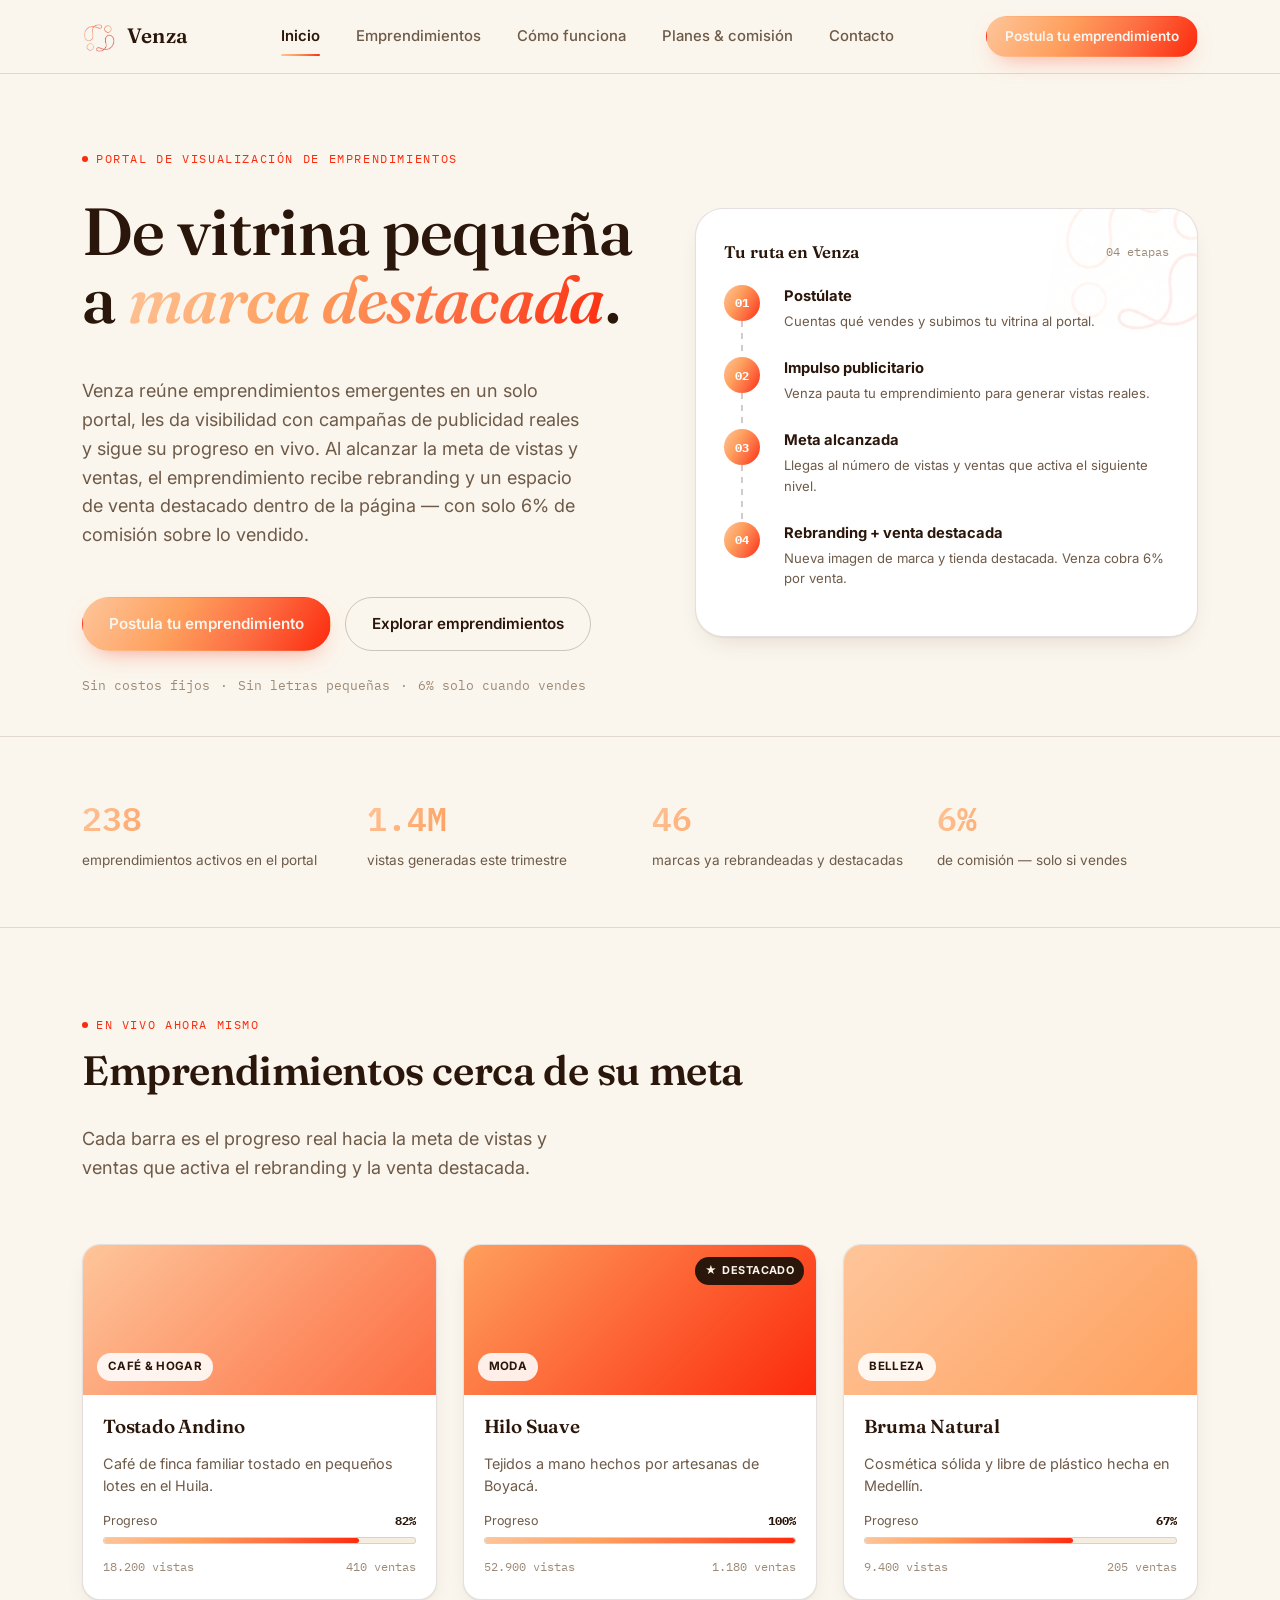
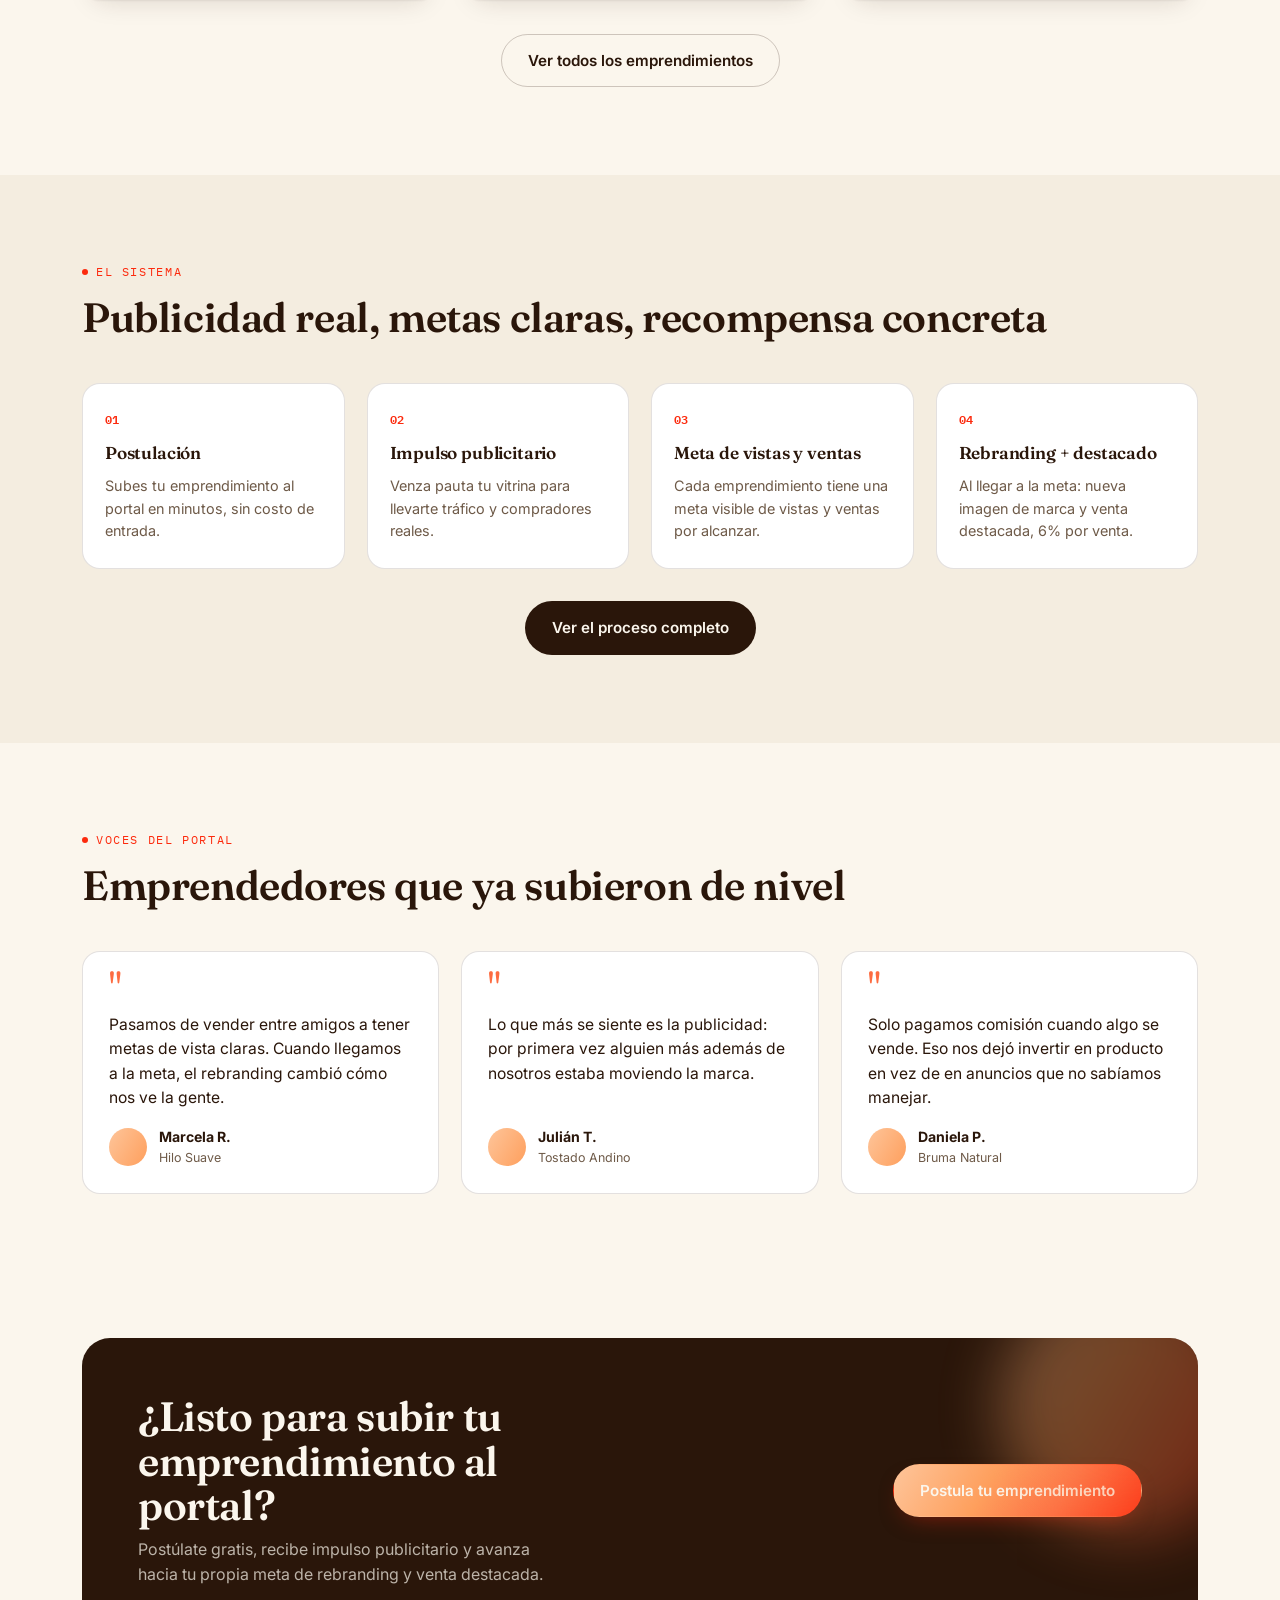
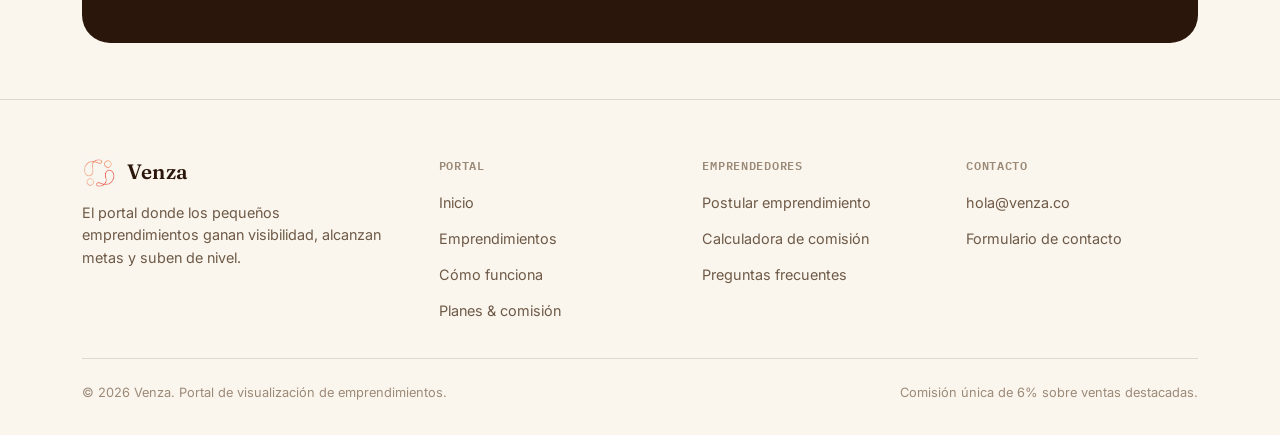
<file: index.html>
<!DOCTYPE html>
<html lang="es">
<head>
<meta charset="UTF-8">
<meta name="viewport" content="width=device-width, initial-scale=1.0">
<title>Venza — El escaparate de los emprendimientos que van en subida</title>
<meta name="description" content="Venza es el portal que impulsa con publicidad a pequeños emprendimientos. Al llegar a la meta, reciben rebranding y venta destacada con solo 6% de comisión.">
<link rel="icon" href="assets/logo-icon-raw.png">
<link rel="preconnect" href="https://fonts.googleapis.com">
<link href="https://fonts.googleapis.com/css2?family=Fraunces:ital,opsz,wght@0,9..144,300..900;1,9..144,300..900&family=Inter:wght@400;500;600;700;800&family=IBM+Plex+Mono:wght@400;500;600&display=swap" rel="stylesheet">
<link rel="stylesheet" href="css/styles.css">
</head>
<body>

<header class="site-header">
  <nav class="nav">
    <a href="index.html" class="brand">
      <img src="assets/logo-icon-raw.png" alt="Venza">
      <span>Venza</span>
    </a>
    <div class="nav-links">
      <a href="index.html" class="active">Inicio</a>
      <a href="emprendimientos.html">Emprendimientos</a>
      <a href="como-funciona.html">Cómo funciona</a>
      <a href="planes.html">Planes &amp; comisión</a>
      <a href="contacto.html">Contacto</a>
    </div>
    <div class="nav-actions">
      <a href="contacto.html" class="btn btn-grad btn-sm">Postula tu emprendimiento</a>
    </div>
    <button class="nav-toggle" aria-label="Abrir menú" aria-expanded="false"><span></span></button>
  </nav>
  <div class="mobile-panel">
    <a href="index.html" class="active">Inicio</a>
    <a href="emprendimientos.html">Emprendimientos</a>
    <a href="como-funciona.html">Cómo funciona</a>
    <a href="planes.html">Planes &amp; comisión</a>
    <a href="contacto.html">Contacto</a>
    <a href="contacto.html" class="btn btn-grad btn-block">Postula tu emprendimiento</a>
  </div>
</header>

<main>

  <!-- HERO -->
  <section class="hero">
    <div class="wrap hero-grid">
      <div class="hero-copy">
        <span class="eyebrow">Portal de visualización de emprendimientos</span>
        <h1>De vitrina pequeña a <em class="grad-text">marca destacada</em>.</h1>
        <p class="lede">Venza reúne emprendimientos emergentes en un solo portal, les da visibilidad con campañas de publicidad reales y sigue su progreso en vivo. Al alcanzar la meta de vistas y ventas, el emprendimiento recibe rebranding y un espacio de venta destacado dentro de la página — con solo 6% de comisión sobre lo vendido.</p>
        <div class="hero-actions">
          <a href="contacto.html" class="btn btn-grad">Postula tu emprendimiento</a>
          <a href="emprendimientos.html" class="btn btn-ghost">Explorar emprendimientos</a>
        </div>
        <div class="hero-note">
          <span>Sin costos fijos</span>·<span>Sin letras pequeñas</span>·<span>6% solo cuando vendes</span>
        </div>
      </div>

      <div class="hero-visual">
        <div class="path-card">
          <img class="ambient-icon" src="assets/logo-icon-raw.png" alt="">
          <div class="path-card-head">
            <h4>Tu ruta en Venza</h4>
            <span>04 etapas</span>
          </div>
          <div class="mini-timeline timeline">
            <div class="timeline-item">
              <div class="timeline-node">01</div>
              <div class="timeline-content">
                <h5>Postúlate</h5>
                <p>Cuentas qué vendes y subimos tu vitrina al portal.</p>
              </div>
            </div>
            <div class="timeline-item">
              <div class="timeline-node">02</div>
              <div class="timeline-content">
                <h5>Impulso publicitario</h5>
                <p>Venza pauta tu emprendimiento para generar vistas reales.</p>
              </div>
            </div>
            <div class="timeline-item">
              <div class="timeline-node">03</div>
              <div class="timeline-content">
                <h5>Meta alcanzada</h5>
                <p>Llegas al número de vistas y ventas que activa el siguiente nivel.</p>
              </div>
            </div>
            <div class="timeline-item">
              <div class="timeline-node">04</div>
              <div class="timeline-content">
                <h5>Rebranding + venta destacada</h5>
                <p>Nueva imagen de marca y tienda destacada. Venza cobra 6% por venta.</p>
              </div>
            </div>
          </div>
        </div>
      </div>
    </div>
  </section>

  <!-- STAT STRIP -->
  <section class="stat-strip tight">
    <div class="wrap">
      <div class="stat"><b>238</b><span>emprendimientos activos en el portal</span></div>
      <div class="stat"><b>1.4M</b><span>vistas generadas este trimestre</span></div>
      <div class="stat"><b>46</b><span>marcas ya rebrandeadas y destacadas</span></div>
      <div class="stat"><b>6%</b><span>de comisión — solo si vendes</span></div>
    </div>
  </section>

  <!-- FEATURED / CLOSE TO GOAL -->
  <section>
    <div class="wrap">
      <div class="section-head" data-reveal>
        <span class="eyebrow">En vivo ahora mismo</span>
        <h2>Emprendimientos cerca de su meta</h2>
        <p class="lede">Cada barra es el progreso real hacia la meta de vistas y ventas que activa el rebranding y la venta destacada.</p>
      </div>

      <div class="card-grid" data-reveal>

        <article class="venture-card">
          <div class="venture-thumb" style="background:linear-gradient(135deg,#FEC59A,#FD6C41);">
            <span class="tag">Café &amp; hogar</span>
          </div>
          <div class="venture-body">
            <h3>Tostado Andino</h3>
            <p>Café de finca familiar tostado en pequeños lotes en el Huila.</p>
            <div class="progress-row">
              <div class="progress-label"><span>Progreso</span><b>82%</b></div>
              <div class="progress"><i style="width:82%"></i></div>
            </div>
            <div class="venture-meta"><span>18.200 vistas</span><span>410 ventas</span></div>
          </div>
        </article>

        <article class="venture-card is-featured">
          <div class="venture-thumb" style="background:linear-gradient(135deg,#FE9F5D,#FC2A0D);">
            <span class="tag">Moda</span>
            <span class="venture-badge">Destacado</span>
          </div>
          <div class="venture-body">
            <h3>Hilo Suave</h3>
            <p>Tejidos a mano hechos por artesanas de Boyacá.</p>
            <div class="progress-row">
              <div class="progress-label"><span>Progreso</span><b>100%</b></div>
              <div class="progress"><i style="width:100%"></i></div>
            </div>
            <div class="venture-meta"><span>52.900 vistas</span><span>1.180 ventas</span></div>
          </div>
        </article>

        <article class="venture-card">
          <div class="venture-thumb" style="background:linear-gradient(135deg,#FEC59A,#FE9F5D);">
            <span class="tag">Belleza</span>
          </div>
          <div class="venture-body">
            <h3>Bruma Natural</h3>
            <p>Cosmética sólida y libre de plástico hecha en Medellín.</p>
            <div class="progress-row">
              <div class="progress-label"><span>Progreso</span><b>67%</b></div>
              <div class="progress"><i style="width:67%"></i></div>
            </div>
            <div class="venture-meta"><span>9.400 vistas</span><span>205 ventas</span></div>
          </div>
        </article>

      </div>

      <div class="center" style="margin-top:34px;">
        <a href="emprendimientos.html" class="btn btn-ghost">Ver todos los emprendimientos</a>
      </div>
    </div>
  </section>

  <!-- HOW IT WORKS TEASER -->
  <section class="bg-tint">
    <div class="wrap">
      <div class="section-head" data-reveal>
        <span class="eyebrow">El sistema</span>
        <h2>Publicidad real, metas claras, recompensa concreta</h2>
      </div>
      <div class="step-row" data-reveal>
        <div class="step-card">
          <span class="step-num">01</span>
          <h3>Postulación</h3>
          <p>Subes tu emprendimiento al portal en minutos, sin costo de entrada.</p>
        </div>
        <div class="step-card">
          <span class="step-num">02</span>
          <h3>Impulso publicitario</h3>
          <p>Venza pauta tu vitrina para llevarte tráfico y compradores reales.</p>
        </div>
        <div class="step-card">
          <span class="step-num">03</span>
          <h3>Meta de vistas y ventas</h3>
          <p>Cada emprendimiento tiene una meta visible de vistas y ventas por alcanzar.</p>
        </div>
        <div class="step-card">
          <span class="step-num">04</span>
          <h3>Rebranding + destacado</h3>
          <p>Al llegar a la meta: nueva imagen de marca y venta destacada, 6% por venta.</p>
        </div>
      </div>
      <div class="center" style="margin-top:32px;">
        <a href="como-funciona.html" class="btn btn-primary">Ver el proceso completo</a>
      </div>
    </div>
  </section>

  <!-- TESTIMONIALS -->
  <section>
    <div class="wrap">
      <div class="section-head" data-reveal>
        <span class="eyebrow">Voces del portal</span>
        <h2>Emprendedores que ya subieron de nivel</h2>
      </div>
      <div class="quote-grid" data-reveal>
        <div class="quote-card">
          <span class="quote-mark">"</span>
          <p>Pasamos de vender entre amigos a tener metas de vista claras. Cuando llegamos a la meta, el rebranding cambió cómo nos ve la gente.</p>
          <div class="quote-who">
            <div class="quote-avatar"></div>
            <div><b>Marcela R.</b><span>Hilo Suave</span></div>
          </div>
        </div>
        <div class="quote-card">
          <span class="quote-mark">"</span>
          <p>Lo que más se siente es la publicidad: por primera vez alguien más además de nosotros estaba moviendo la marca.</p>
          <div class="quote-who">
            <div class="quote-avatar"></div>
            <div><b>Julián T.</b><span>Tostado Andino</span></div>
          </div>
        </div>
        <div class="quote-card">
          <span class="quote-mark">"</span>
          <p>Solo pagamos comisión cuando algo se vende. Eso nos dejó invertir en producto en vez de en anuncios que no sabíamos manejar.</p>
          <div class="quote-who">
            <div class="quote-avatar"></div>
            <div><b>Daniela P.</b><span>Bruma Natural</span></div>
          </div>
        </div>
      </div>
    </div>
  </section>

  <!-- CTA -->
  <section class="tight">
    <div class="wrap">
      <div class="cta-banner" data-reveal>
        <div>
          <h2>¿Listo para subir tu emprendimiento al portal?</h2>
          <p>Postúlate gratis, recibe impulso publicitario y avanza hacia tu propia meta de rebranding y venta destacada.</p>
        </div>
        <a href="contacto.html" class="btn btn-grad">Postula tu emprendimiento</a>
      </div>
    </div>
  </section>

</main>

<footer class="site-footer">
  <div class="wrap">
    <div class="footer-grid">
      <div class="footer-brand">
        <div class="brand"><img src="assets/logo-icon-raw.png" alt="Venza"><span>Venza</span></div>
        <p>El portal donde los pequeños emprendimientos ganan visibilidad, alcanzan metas y suben de nivel.</p>
      </div>
      <div>
        <h4>Portal</h4>
        <ul>
          <li><a href="index.html">Inicio</a></li>
          <li><a href="emprendimientos.html">Emprendimientos</a></li>
          <li><a href="como-funciona.html">Cómo funciona</a></li>
          <li><a href="planes.html">Planes &amp; comisión</a></li>
        </ul>
      </div>
      <div>
        <h4>Emprendedores</h4>
        <ul>
          <li><a href="contacto.html">Postular emprendimiento</a></li>
          <li><a href="planes.html">Calculadora de comisión</a></li>
          <li><a href="como-funciona.html#faq">Preguntas frecuentes</a></li>
        </ul>
      </div>
      <div>
        <h4>Contacto</h4>
        <ul>
          <li><a href="mailto:hola@venza.co">hola@venza.co</a></li>
          <li><a href="contacto.html">Formulario de contacto</a></li>
        </ul>
      </div>
    </div>
    <div class="footer-bottom">
      <span>© 2026 Venza. Portal de visualización de emprendimientos.</span>
      <span>Comisión única de 6% sobre ventas destacadas.</span>
    </div>
  </div>
</footer>

<script src="js/main.js"></script>
</body>
</html>
</file>
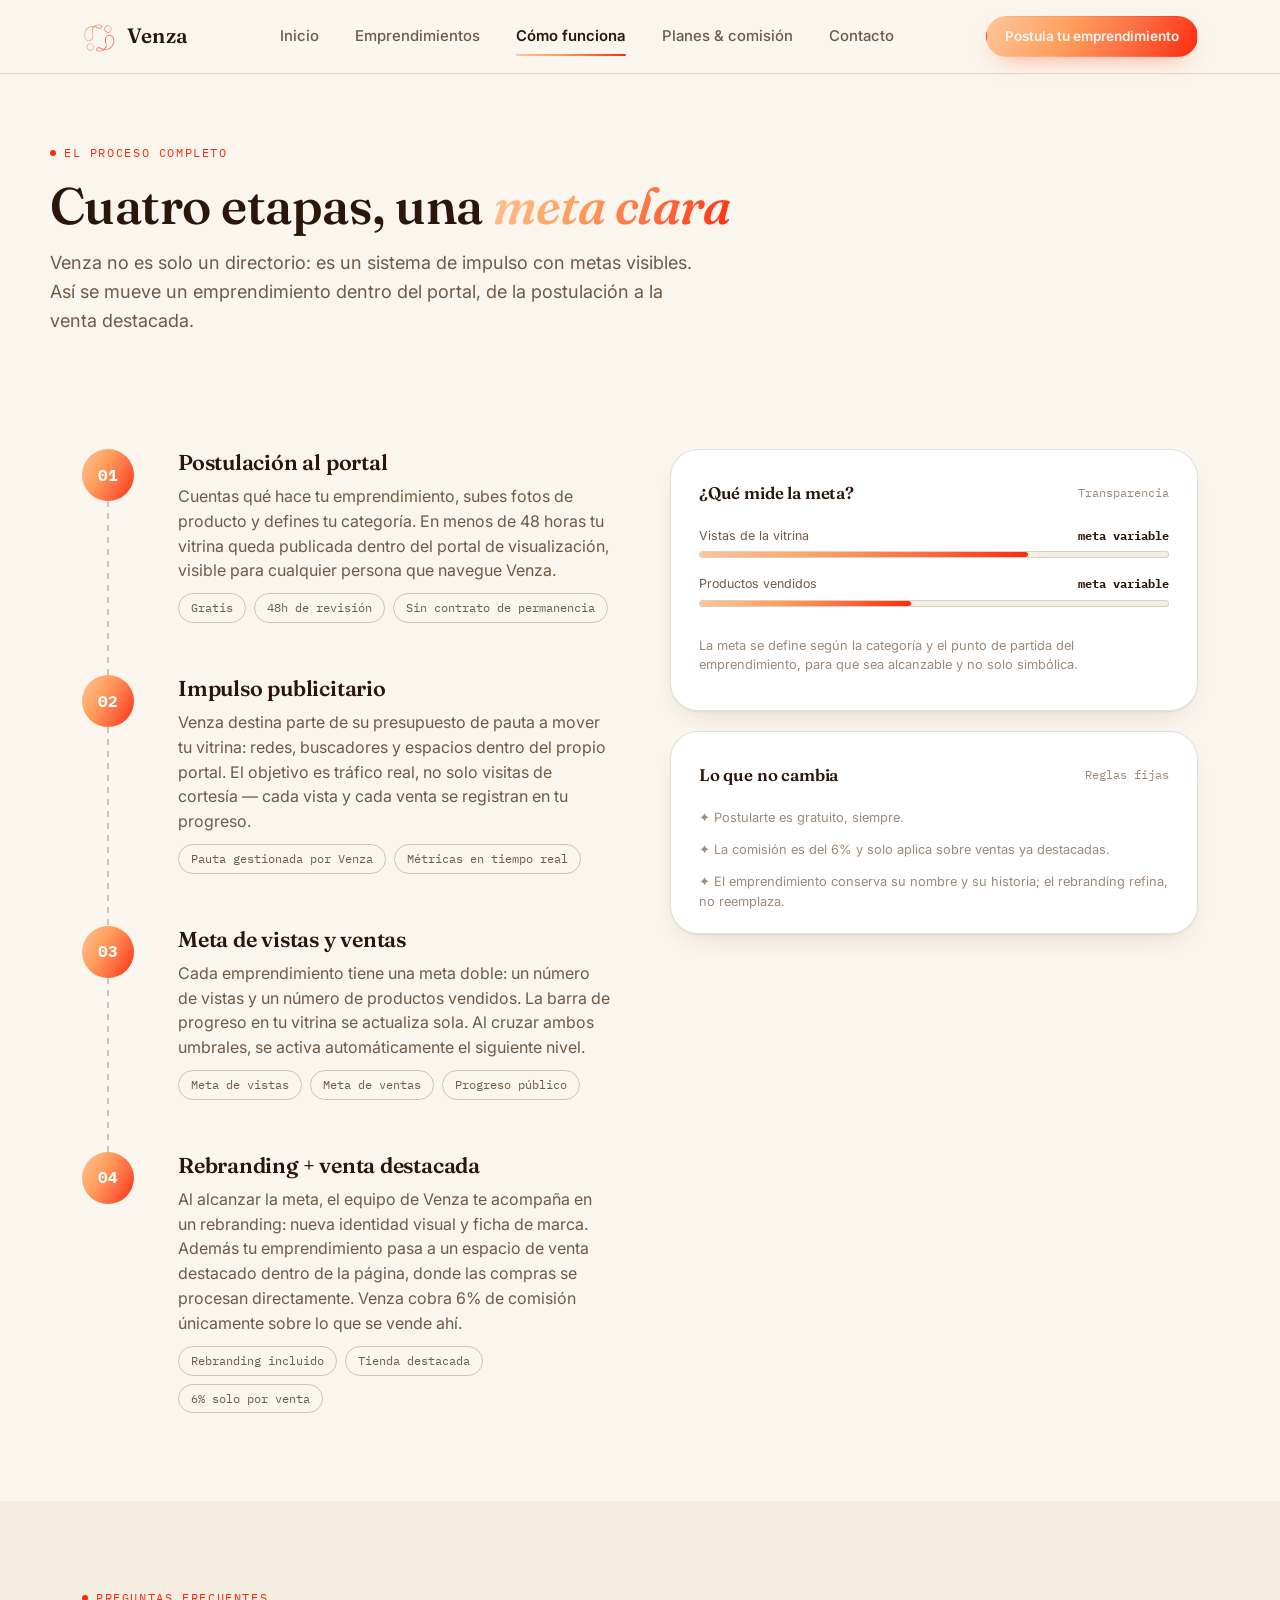
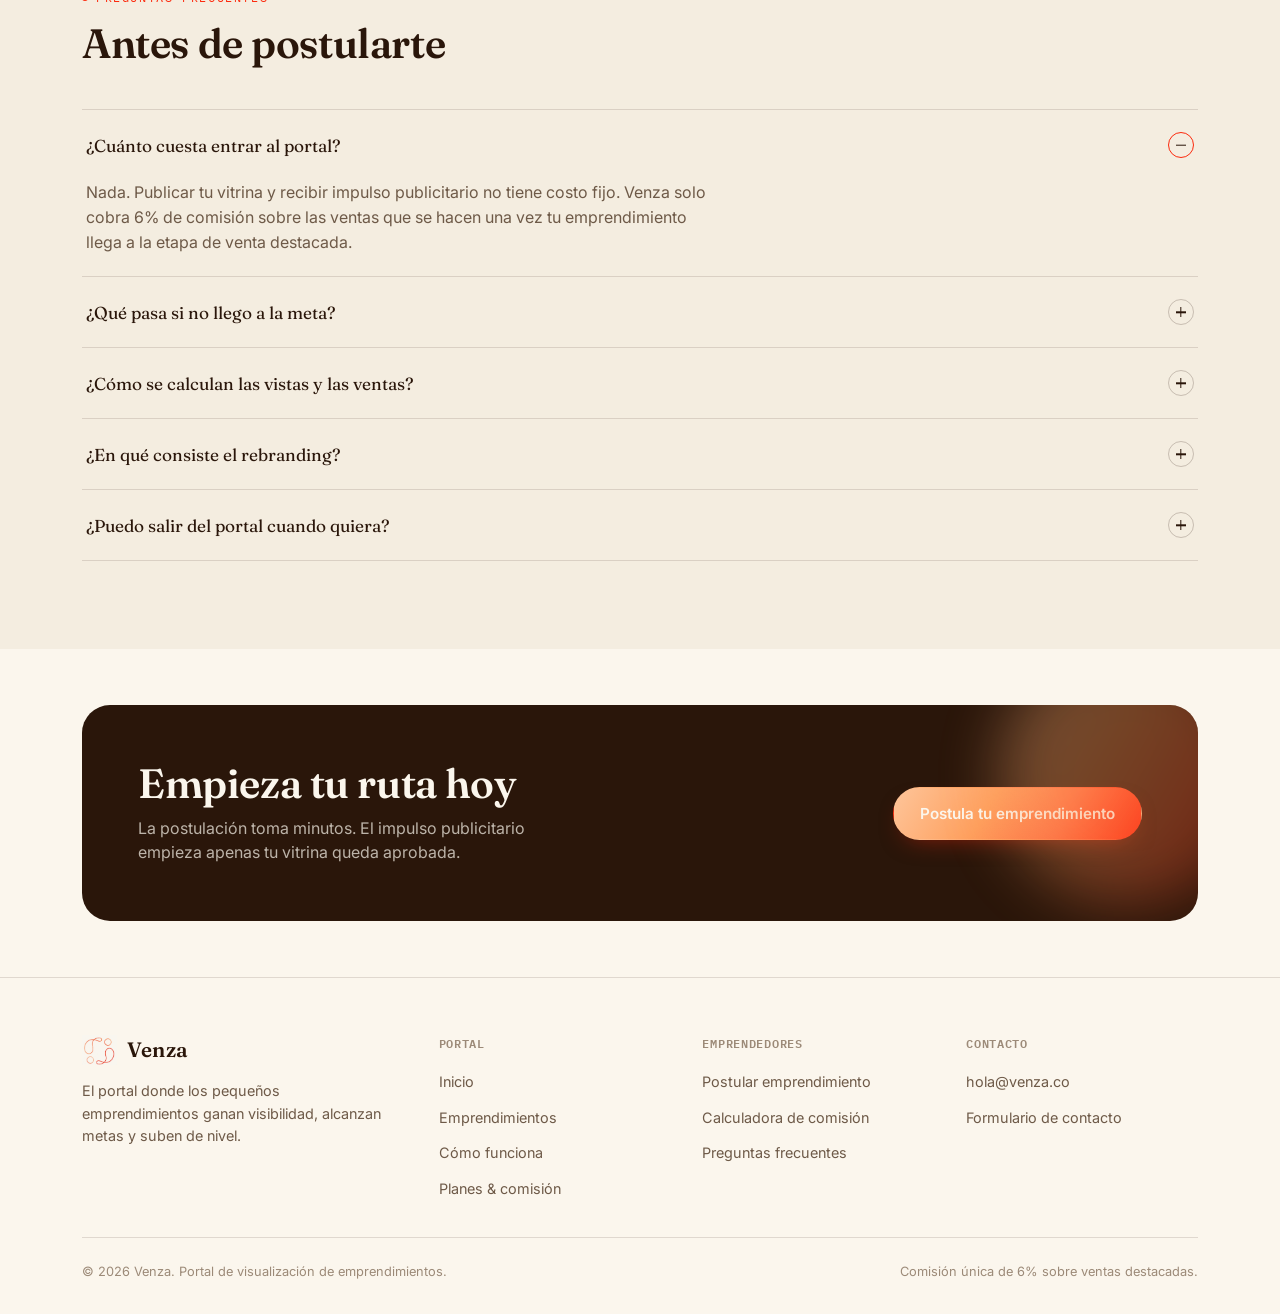
<file: como-funciona.html>
<!DOCTYPE html>
<html lang="es">
<head>
<meta charset="UTF-8">
<meta name="viewport" content="width=device-width, initial-scale=1.0">
<title>Cómo funciona — Venza</title>
<meta name="description" content="Conoce el proceso completo de Venza: postulación, impulso publicitario, meta de vistas y ventas, rebranding y venta destacada.">
<link rel="icon" href="assets/logo-icon-raw.png">
<link rel="preconnect" href="https://fonts.googleapis.com">
<link href="https://fonts.googleapis.com/css2?family=Fraunces:ital,opsz,wght@0,9..144,300..900;1,9..144,300..900&family=Inter:wght@400;500;600;700;800&family=IBM+Plex+Mono:wght@400;500;600&display=swap" rel="stylesheet">
<link rel="stylesheet" href="css/styles.css">
</head>
<body>

<header class="site-header">
  <nav class="nav">
    <a href="index.html" class="brand">
      <img src="assets/logo-icon-raw.png" alt="Venza">
      <span>Venza</span>
    </a>
    <div class="nav-links">
      <a href="index.html">Inicio</a>
      <a href="emprendimientos.html">Emprendimientos</a>
      <a href="como-funciona.html" class="active">Cómo funciona</a>
      <a href="planes.html">Planes &amp; comisión</a>
      <a href="contacto.html">Contacto</a>
    </div>
    <div class="nav-actions">
      <a href="contacto.html" class="btn btn-grad btn-sm">Postula tu emprendimiento</a>
    </div>
    <button class="nav-toggle" aria-label="Abrir menú" aria-expanded="false"><span></span></button>
  </nav>
  <div class="mobile-panel">
    <a href="index.html">Inicio</a>
    <a href="emprendimientos.html">Emprendimientos</a>
    <a href="como-funciona.html" class="active">Cómo funciona</a>
    <a href="planes.html">Planes &amp; comisión</a>
    <a href="contacto.html">Contacto</a>
    <a href="contacto.html" class="btn btn-grad btn-block">Postula tu emprendimiento</a>
  </div>
</header>

<main>

  <div class="wrap page-header">
    <span class="eyebrow">El proceso completo</span>
    <h1 style="font-size:clamp(2.2rem,4vw,3.2rem);">Cuatro etapas, una <em class="grad-text">meta clara</em></h1>
    <p class="lede">Venza no es solo un directorio: es un sistema de impulso con metas visibles. Así se mueve un emprendimiento dentro del portal, de la postulación a la venta destacada.</p>
  </div>

  <section>
    <div class="wrap two-col">
      <div class="timeline">

        <div class="timeline-item">
          <div class="timeline-node">01</div>
          <div class="timeline-content">
            <h3>Postulación al portal</h3>
            <p>Cuentas qué hace tu emprendimiento, subes fotos de producto y defines tu categoría. En menos de 48 horas tu vitrina queda publicada dentro del portal de visualización, visible para cualquier persona que navegue Venza.</p>
            <div class="chip-row"><span class="chip">Gratis</span><span class="chip">48h de revisión</span><span class="chip">Sin contrato de permanencia</span></div>
          </div>
        </div>

        <div class="timeline-item">
          <div class="timeline-node">02</div>
          <div class="timeline-content">
            <h3>Impulso publicitario</h3>
            <p>Venza destina parte de su presupuesto de pauta a mover tu vitrina: redes, buscadores y espacios dentro del propio portal. El objetivo es tráfico real, no solo visitas de cortesía — cada vista y cada venta se registran en tu progreso.</p>
            <div class="chip-row"><span class="chip">Pauta gestionada por Venza</span><span class="chip">Métricas en tiempo real</span></div>
          </div>
        </div>

        <div class="timeline-item">
          <div class="timeline-node">03</div>
          <div class="timeline-content">
            <h3>Meta de vistas y ventas</h3>
            <p>Cada emprendimiento tiene una meta doble: un número de vistas y un número de productos vendidos. La barra de progreso en tu vitrina se actualiza sola. Al cruzar ambos umbrales, se activa automáticamente el siguiente nivel.</p>
            <div class="chip-row"><span class="chip">Meta de vistas</span><span class="chip">Meta de ventas</span><span class="chip">Progreso público</span></div>
          </div>
        </div>

        <div class="timeline-item">
          <div class="timeline-node">04</div>
          <div class="timeline-content">
            <h3>Rebranding + venta destacada</h3>
            <p>Al alcanzar la meta, el equipo de Venza te acompaña en un rebranding: nueva identidad visual y ficha de marca. Además tu emprendimiento pasa a un espacio de venta destacado dentro de la página, donde las compras se procesan directamente. Venza cobra 6% de comisión únicamente sobre lo que se vende ahí.</p>
            <div class="chip-row"><span class="chip">Rebranding incluido</span><span class="chip">Tienda destacada</span><span class="chip">6% solo por venta</span></div>
          </div>
        </div>

      </div>

      <div class="stack-gap-lg">
        <div class="path-card">
          <div class="path-card-head"><h4>¿Qué mide la meta?</h4><span>Transparencia</span></div>
          <div class="stack-gap-lg" style="gap:16px;">
            <div class="progress-row">
              <div class="progress-label"><span>Vistas de la vitrina</span><b>meta variable</b></div>
              <div class="progress"><i style="width:70%"></i></div>
            </div>
            <div class="progress-row">
              <div class="progress-label"><span>Productos vendidos</span><b>meta variable</b></div>
              <div class="progress"><i style="width:45%"></i></div>
            </div>
            <p class="small-print">La meta se define según la categoría y el punto de partida del emprendimiento, para que sea alcanzable y no solo simbólica.</p>
          </div>
        </div>

        <div class="path-card">
          <div class="path-card-head"><h4>Lo que no cambia</h4><span>Reglas fijas</span></div>
          <ul style="display:flex;flex-direction:column;gap:12px;">
            <li class="small-print">✦ Postularte es gratuito, siempre.</li>
            <li class="small-print">✦ La comisión es del 6% y solo aplica sobre ventas ya destacadas.</li>
            <li class="small-print">✦ El emprendimiento conserva su nombre y su historia; el rebranding refina, no reemplaza.</li>
          </ul>
        </div>
      </div>
    </div>
  </section>

  <section class="bg-tint" id="faq">
    <div class="wrap">
      <div class="section-head">
        <span class="eyebrow">Preguntas frecuentes</span>
        <h2>Antes de postularte</h2>
      </div>

      <div class="accordion">
        <div class="acc-item open">
          <button class="acc-trigger" aria-expanded="true">¿Cuánto cuesta entrar al portal?<span class="plus"></span></button>
          <div class="acc-panel">
            <div class="acc-panel-inner">Nada. Publicar tu vitrina y recibir impulso publicitario no tiene costo fijo. Venza solo cobra 6% de comisión sobre las ventas que se hacen una vez tu emprendimiento llega a la etapa de venta destacada.</div>
          </div>
        </div>
        <div class="acc-item">
          <button class="acc-trigger" aria-expanded="false">¿Qué pasa si no llego a la meta?<span class="plus"></span></button>
          <div class="acc-panel">
            <div class="acc-panel-inner">Tu vitrina sigue activa en el portal y sigue recibiendo impulso publicitario. No hay penalización ni tiempo límite estricto: la meta se ajusta si tu categoría o contexto cambian.</div>
          </div>
        </div>
        <div class="acc-item">
          <button class="acc-trigger" aria-expanded="false">¿Cómo se calculan las vistas y las ventas?<span class="plus"></span></button>
          <div class="acc-panel">
            <div class="acc-panel-inner">Las vistas cuentan visitas únicas a tu vitrina dentro del portal y en las piezas publicitarias que Venza gestiona. Las ventas cuentan productos entregados y confirmados, no solo pedidos iniciados.</div>
          </div>
        </div>
        <div class="acc-item">
          <button class="acc-trigger" aria-expanded="false">¿En qué consiste el rebranding?<span class="plus"></span></button>
          <div class="acc-panel">
            <div class="acc-panel-inner">Incluye una revisión de tu identidad visual — logo, paleta y ficha de marca — pensada para que tu emprendimiento se vea a la altura del espacio destacado que vas a ocupar dentro del portal.</div>
          </div>
        </div>
        <div class="acc-item">
          <button class="acc-trigger" aria-expanded="false">¿Puedo salir del portal cuando quiera?<span class="plus"></span></button>
          <div class="acc-panel">
            <div class="acc-panel-inner">Sí. No hay contrato de permanencia. Puedes pausar o retirar tu vitrina cuando lo necesites desde el formulario de contacto.</div>
          </div>
        </div>
      </div>
    </div>
  </section>

  <section class="tight">
    <div class="wrap">
      <div class="cta-banner">
        <div>
          <h2>Empieza tu ruta hoy</h2>
          <p>La postulación toma minutos. El impulso publicitario empieza apenas tu vitrina queda aprobada.</p>
        </div>
        <a href="contacto.html" class="btn btn-grad">Postula tu emprendimiento</a>
      </div>
    </div>
  </section>

</main>

<footer class="site-footer">
  <div class="wrap">
    <div class="footer-grid">
      <div class="footer-brand">
        <div class="brand"><img src="assets/logo-icon-raw.png" alt="Venza"><span>Venza</span></div>
        <p>El portal donde los pequeños emprendimientos ganan visibilidad, alcanzan metas y suben de nivel.</p>
      </div>
      <div>
        <h4>Portal</h4>
        <ul>
          <li><a href="index.html">Inicio</a></li>
          <li><a href="emprendimientos.html">Emprendimientos</a></li>
          <li><a href="como-funciona.html">Cómo funciona</a></li>
          <li><a href="planes.html">Planes &amp; comisión</a></li>
        </ul>
      </div>
      <div>
        <h4>Emprendedores</h4>
        <ul>
          <li><a href="contacto.html">Postular emprendimiento</a></li>
          <li><a href="planes.html">Calculadora de comisión</a></li>
          <li><a href="como-funciona.html#faq">Preguntas frecuentes</a></li>
        </ul>
      </div>
      <div>
        <h4>Contacto</h4>
        <ul>
          <li><a href="mailto:hola@venza.co">hola@venza.co</a></li>
          <li><a href="contacto.html">Formulario de contacto</a></li>
        </ul>
      </div>
    </div>
    <div class="footer-bottom">
      <span>© 2026 Venza. Portal de visualización de emprendimientos.</span>
      <span>Comisión única de 6% sobre ventas destacadas.</span>
    </div>
  </div>
</footer>

<script src="js/main.js"></script>
</body>
</html>
</file>
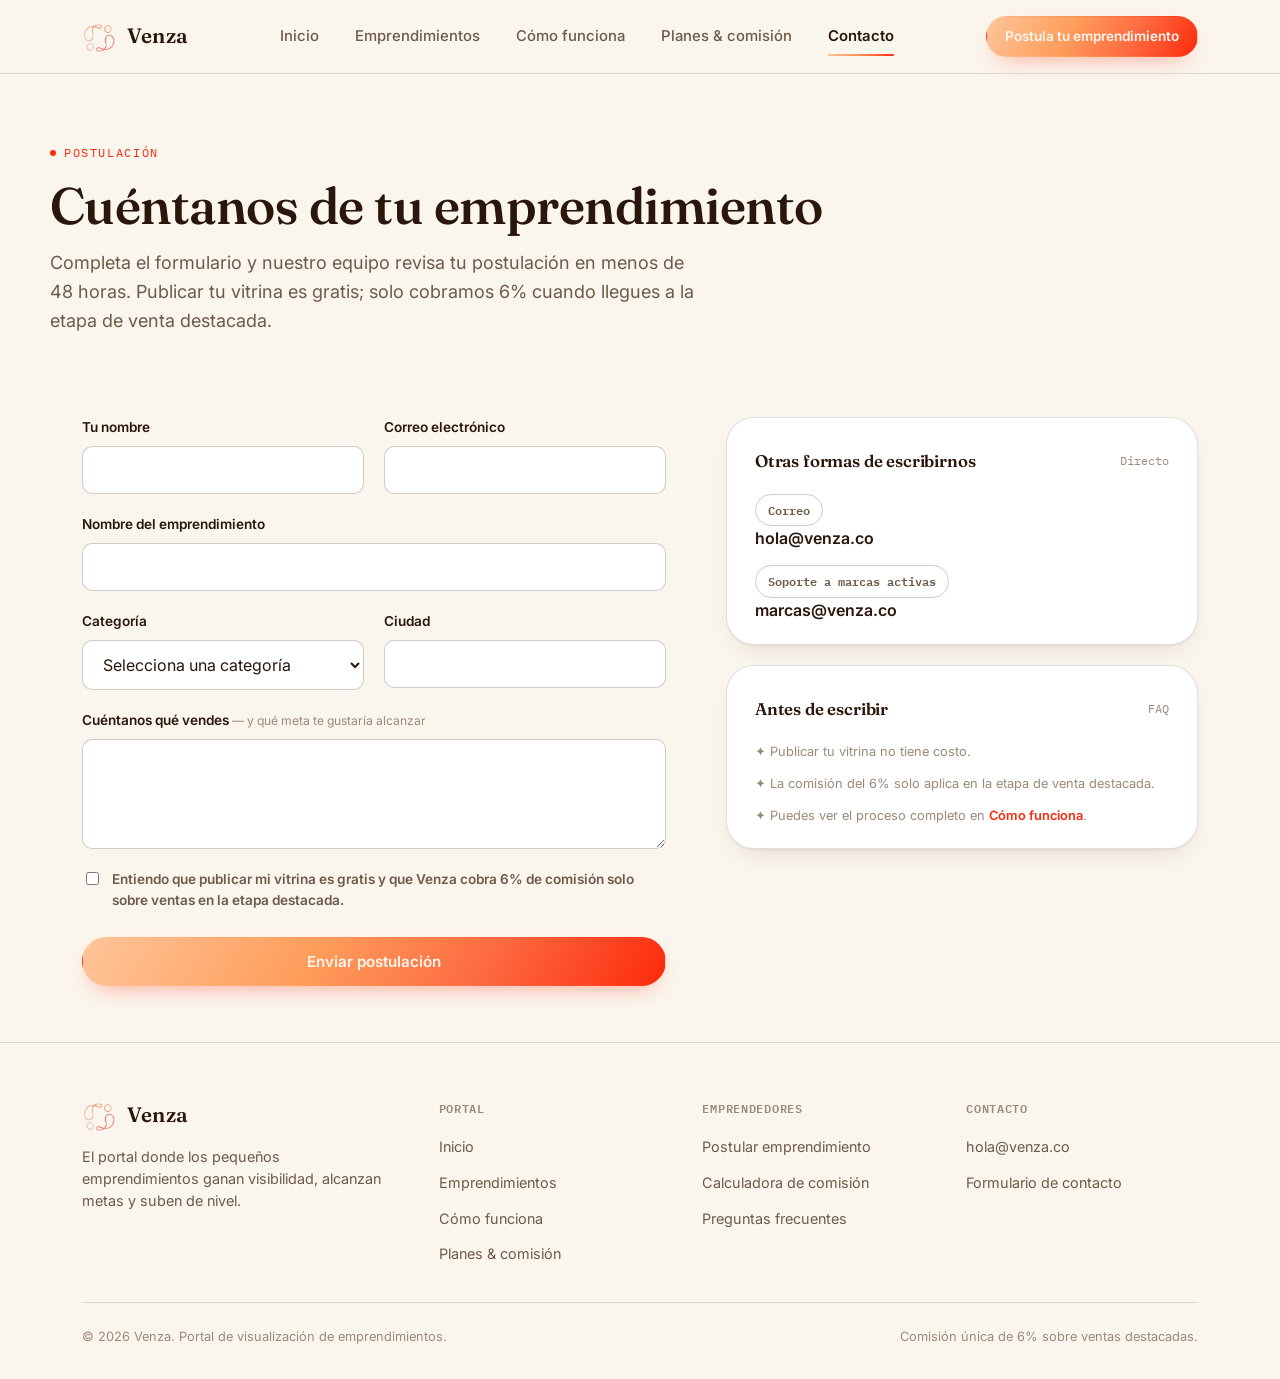
<file: contacto.html>
<!DOCTYPE html>
<html lang="es">
<head>
<meta charset="UTF-8">
<meta name="viewport" content="width=device-width, initial-scale=1.0">
<title>Contacto — Venza</title>
<meta name="description" content="Postula tu emprendimiento al portal Venza o escríbenos con tus preguntas.">
<link rel="icon" href="assets/logo-icon-raw.png">
<link rel="preconnect" href="https://fonts.googleapis.com">
<link href="https://fonts.googleapis.com/css2?family=Fraunces:ital,opsz,wght@0,9..144,300..900;1,9..144,300..900&family=Inter:wght@400;500;600;700;800&family=IBM+Plex+Mono:wght@400;500;600&display=swap" rel="stylesheet">
<link rel="stylesheet" href="css/styles.css">
</head>
<body>

<header class="site-header">
  <nav class="nav">
    <a href="index.html" class="brand">
      <img src="assets/logo-icon-raw.png" alt="Venza">
      <span>Venza</span>
    </a>
    <div class="nav-links">
      <a href="index.html">Inicio</a>
      <a href="emprendimientos.html">Emprendimientos</a>
      <a href="como-funciona.html">Cómo funciona</a>
      <a href="planes.html">Planes &amp; comisión</a>
      <a href="contacto.html" class="active">Contacto</a>
    </div>
    <div class="nav-actions">
      <a href="#apply-form" class="btn btn-grad btn-sm">Postula tu emprendimiento</a>
    </div>
    <button class="nav-toggle" aria-label="Abrir menú" aria-expanded="false"><span></span></button>
  </nav>
  <div class="mobile-panel">
    <a href="index.html">Inicio</a>
    <a href="emprendimientos.html">Emprendimientos</a>
    <a href="como-funciona.html">Cómo funciona</a>
    <a href="planes.html">Planes &amp; comisión</a>
    <a href="contacto.html" class="active">Contacto</a>
    <a href="#apply-form" class="btn btn-grad btn-block">Postula tu emprendimiento</a>
  </div>
</header>

<main>

  <div class="wrap page-header">
    <span class="eyebrow">Postulación</span>
    <h1 style="font-size:clamp(2.2rem,4vw,3.2rem);">Cuéntanos de tu emprendimiento</h1>
    <p class="lede">Completa el formulario y nuestro equipo revisa tu postulación en menos de 48 horas. Publicar tu vitrina es gratis; solo cobramos 6% cuando llegues a la etapa de venta destacada.</p>
  </div>

  <section class="tight">
    <div class="wrap two-col">

      <div>
        <form id="apply-form" novalidate>
          <div class="form-grid">
            <div class="field">
              <label for="f-nombre">Tu nombre</label>
              <input type="text" id="f-nombre" name="nombre" required>
              <span class="field-error">Cuéntanos cómo te llamas.</span>
            </div>
            <div class="field">
              <label for="f-correo">Correo electrónico</label>
              <input type="email" id="f-correo" name="correo" required>
              <span class="field-error">Escribe un correo válido.</span>
            </div>
            <div class="field full">
              <label for="f-emprendimiento">Nombre del emprendimiento</label>
              <input type="text" id="f-emprendimiento" name="emprendimiento" required>
              <span class="field-error">Necesitamos el nombre de tu marca.</span>
            </div>
            <div class="field">
              <label for="f-categoria">Categoría</label>
              <select id="f-categoria" name="categoria" required>
                <option value="">Selecciona una categoría</option>
                <option>Moda</option>
                <option>Comida</option>
                <option>Hogar</option>
                <option>Belleza</option>
                <option>Arte</option>
                <option>Tecnología</option>
                <option>Otra</option>
              </select>
              <span class="field-error">Selecciona una categoría.</span>
            </div>
            <div class="field">
              <label for="f-ciudad">Ciudad</label>
              <input type="text" id="f-ciudad" name="ciudad" required>
              <span class="field-error">Cuéntanos desde dónde vendes.</span>
            </div>
            <div class="field full">
              <label for="f-mensaje">Cuéntanos qué vendes <span class="hint">— y qué meta te gustaría alcanzar</span></label>
              <textarea id="f-mensaje" name="mensaje" required></textarea>
              <span class="field-error">Escribe una breve descripción.</span>
            </div>
            <div class="field full">
              <label class="checkline">
                <input type="checkbox" id="f-terminos" name="terminos" required>
                Entiendo que publicar mi vitrina es gratis y que Venza cobra 6% de comisión solo sobre ventas en la etapa destacada.
              </label>
              <span class="field-error">Debes aceptar esta condición para continuar.</span>
            </div>
          </div>
          <button type="submit" class="btn btn-grad btn-block" style="margin-top:26px;">Enviar postulación</button>
        </form>

        <div class="success-panel" id="form-success">
          <div class="success-icon">✓</div>
          <h3>Postulación recibida</h3>
          <p style="margin-top:10px;color:var(--ink-soft);">Gracias — nuestro equipo revisa tu emprendimiento y te escribe en menos de 48 horas para activar tu vitrina e impulso publicitario.</p>
          <a href="emprendimientos.html" class="btn btn-ghost" style="margin-top:24px;">Mientras tanto, explora el portal</a>
        </div>
      </div>

      <div class="stack-gap-lg">
        <div class="path-card">
          <div class="path-card-head"><h4>Otras formas de escribirnos</h4><span>Directo</span></div>
          <ul style="display:flex;flex-direction:column;gap:14px;">
            <li><span class="badge-inline">Correo</span><br><a href="mailto:hola@venza.co" style="font-weight:600;">hola@venza.co</a></li>
            <li><span class="badge-inline">Soporte a marcas activas</span><br><a href="mailto:marcas@venza.co" style="font-weight:600;">marcas@venza.co</a></li>
          </ul>
        </div>
        <div class="path-card">
          <div class="path-card-head"><h4>Antes de escribir</h4><span>FAQ</span></div>
          <ul style="display:flex;flex-direction:column;gap:12px;">
            <li class="small-print">✦ Publicar tu vitrina no tiene costo.</li>
            <li class="small-print">✦ La comisión del 6% solo aplica en la etapa de venta destacada.</li>
            <li class="small-print">✦ Puedes ver el proceso completo en <a href="como-funciona.html" style="color:var(--red);font-weight:600;">Cómo funciona</a>.</li>
          </ul>
        </div>
      </div>

    </div>
  </section>

</main>

<footer class="site-footer">
  <div class="wrap">
    <div class="footer-grid">
      <div class="footer-brand">
        <div class="brand"><img src="assets/logo-icon-raw.png" alt="Venza"><span>Venza</span></div>
        <p>El portal donde los pequeños emprendimientos ganan visibilidad, alcanzan metas y suben de nivel.</p>
      </div>
      <div>
        <h4>Portal</h4>
        <ul>
          <li><a href="index.html">Inicio</a></li>
          <li><a href="emprendimientos.html">Emprendimientos</a></li>
          <li><a href="como-funciona.html">Cómo funciona</a></li>
          <li><a href="planes.html">Planes &amp; comisión</a></li>
        </ul>
      </div>
      <div>
        <h4>Emprendedores</h4>
        <ul>
          <li><a href="contacto.html">Postular emprendimiento</a></li>
          <li><a href="planes.html">Calculadora de comisión</a></li>
          <li><a href="como-funciona.html#faq">Preguntas frecuentes</a></li>
        </ul>
      </div>
      <div>
        <h4>Contacto</h4>
        <ul>
          <li><a href="mailto:hola@venza.co">hola@venza.co</a></li>
          <li><a href="contacto.html">Formulario de contacto</a></li>
        </ul>
      </div>
    </div>
    <div class="footer-bottom">
      <span>© 2026 Venza. Portal de visualización de emprendimientos.</span>
      <span>Comisión única de 6% sobre ventas destacadas.</span>
    </div>
  </div>
</footer>

<script src="js/main.js"></script>
</body>
</html>
</file>
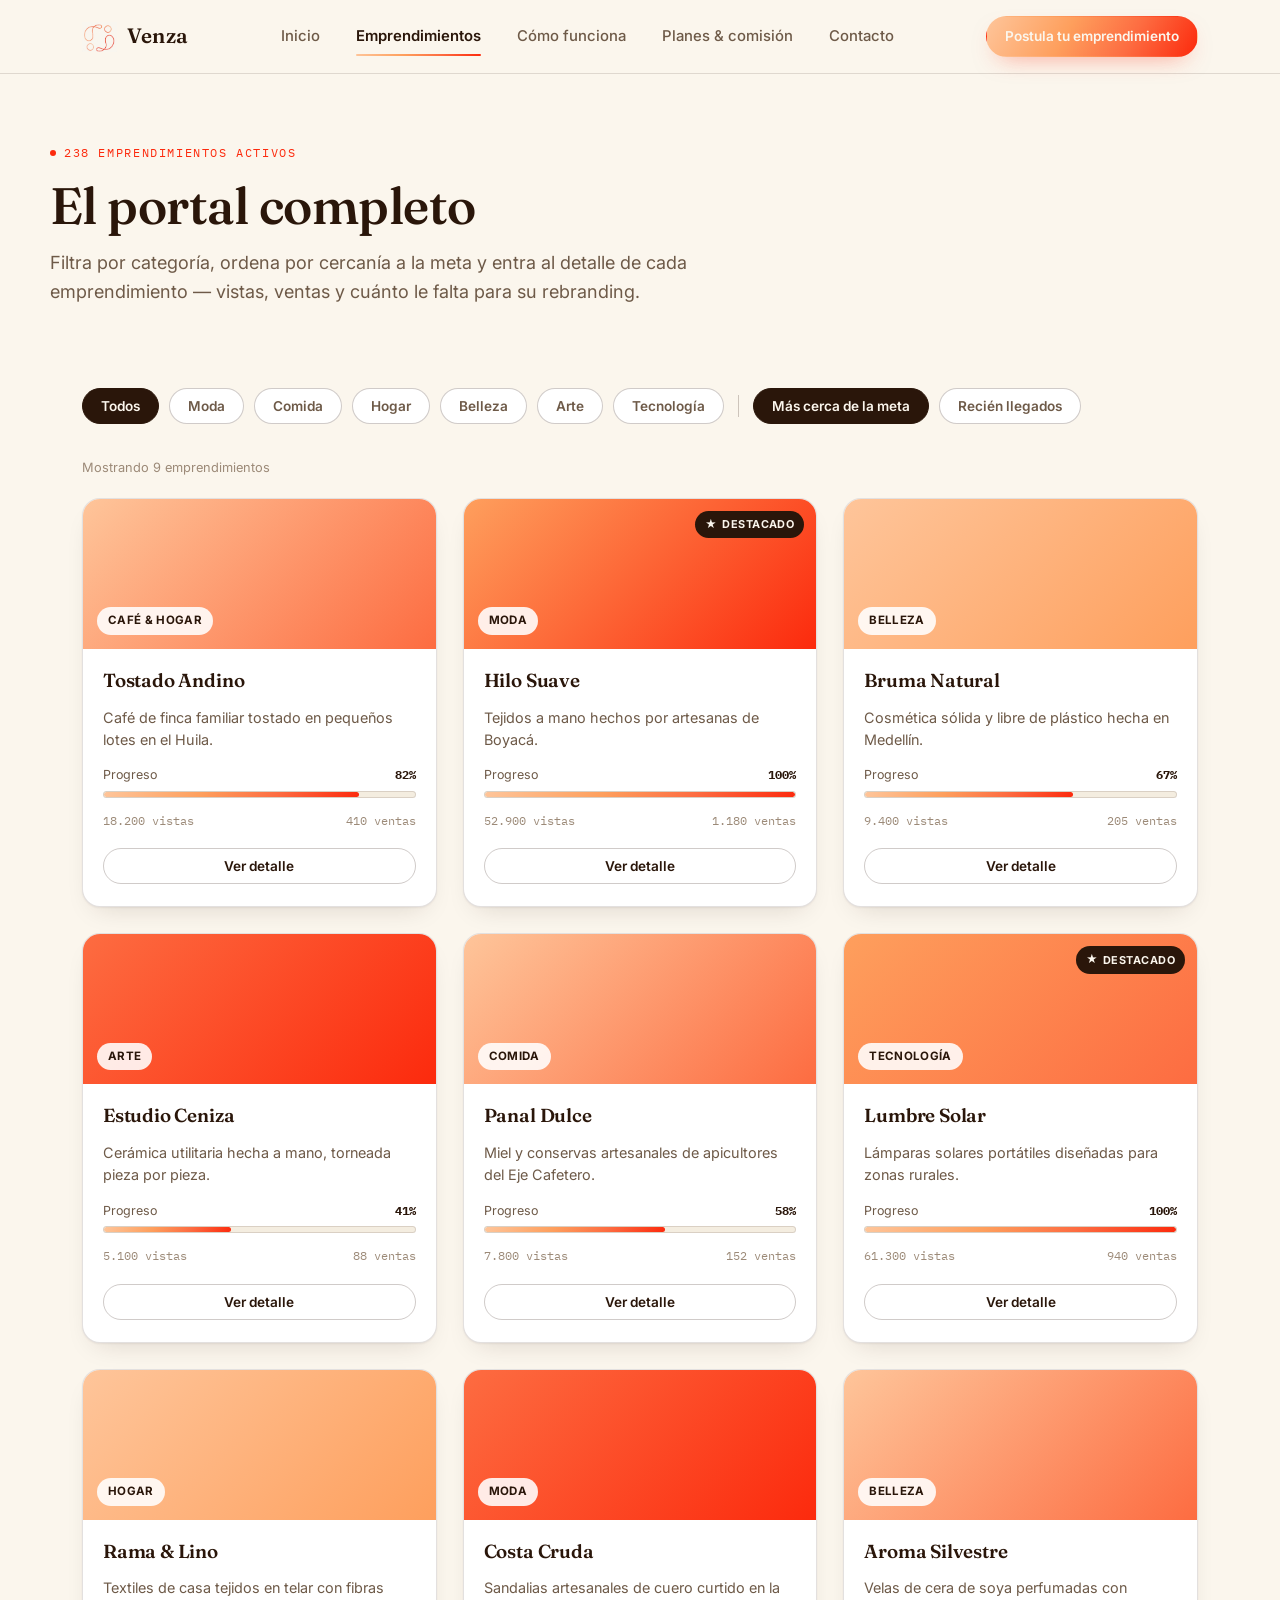
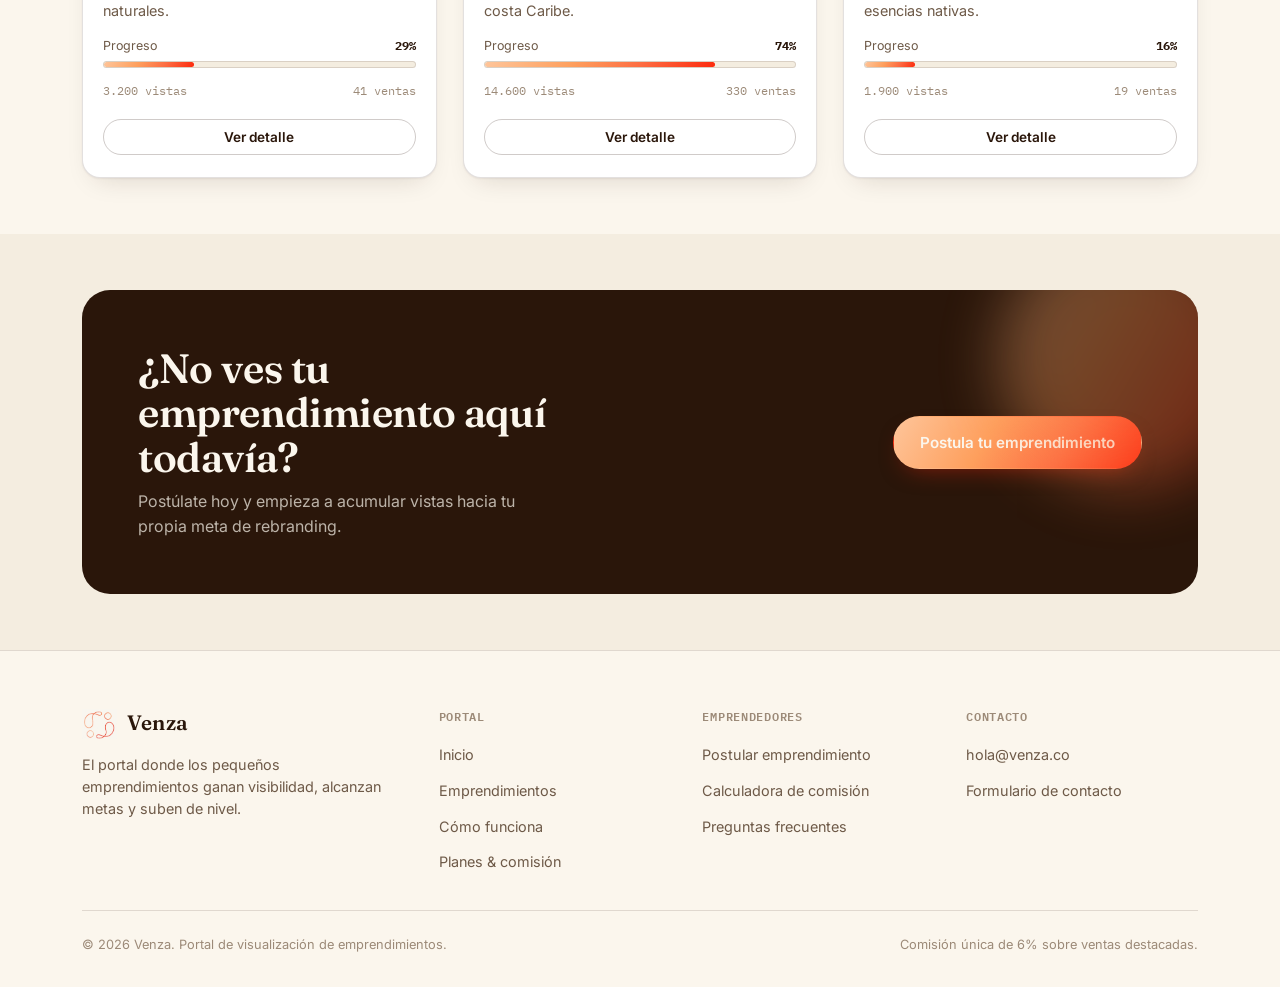
<file: emprendimientos.html>
<!DOCTYPE html>
<html lang="es">
<head>
<meta charset="UTF-8">
<meta name="viewport" content="width=device-width, initial-scale=1.0">
<title>Emprendimientos — Venza</title>
<meta name="description" content="Explora los emprendimientos emergentes del portal Venza, su categoría y su progreso real hacia la meta de vistas y ventas.">
<link rel="icon" href="assets/logo-icon-raw.png">
<link rel="preconnect" href="https://fonts.googleapis.com">
<link href="https://fonts.googleapis.com/css2?family=Fraunces:ital,opsz,wght@0,9..144,300..900;1,9..144,300..900&family=Inter:wght@400;500;600;700;800&family=IBM+Plex+Mono:wght@400;500;600&display=swap" rel="stylesheet">
<link rel="stylesheet" href="css/styles.css">
</head>
<body>

<header class="site-header">
  <nav class="nav">
    <a href="index.html" class="brand">
      <img src="assets/logo-icon-raw.png" alt="Venza">
      <span>Venza</span>
    </a>
    <div class="nav-links">
      <a href="index.html">Inicio</a>
      <a href="emprendimientos.html" class="active">Emprendimientos</a>
      <a href="como-funciona.html">Cómo funciona</a>
      <a href="planes.html">Planes &amp; comisión</a>
      <a href="contacto.html">Contacto</a>
    </div>
    <div class="nav-actions">
      <a href="contacto.html" class="btn btn-grad btn-sm">Postula tu emprendimiento</a>
    </div>
    <button class="nav-toggle" aria-label="Abrir menú" aria-expanded="false"><span></span></button>
  </nav>
  <div class="mobile-panel">
    <a href="index.html">Inicio</a>
    <a href="emprendimientos.html" class="active">Emprendimientos</a>
    <a href="como-funciona.html">Cómo funciona</a>
    <a href="planes.html">Planes &amp; comisión</a>
    <a href="contacto.html">Contacto</a>
    <a href="contacto.html" class="btn btn-grad btn-block">Postula tu emprendimiento</a>
  </div>
</header>

<main>

  <div class="wrap page-header">
    <span class="eyebrow">238 emprendimientos activos</span>
    <h1 style="font-size:clamp(2.2rem,4vw,3.2rem);">El portal completo</h1>
    <p class="lede">Filtra por categoría, ordena por cercanía a la meta y entra al detalle de cada emprendimiento — vistas, ventas y cuánto le falta para su rebranding.</p>
  </div>

  <section class="tight">
    <div class="wrap">

      <div class="filter-bar">
        <button class="pill active" data-filter="todos">Todos</button>
        <button class="pill" data-filter="moda">Moda</button>
        <button class="pill" data-filter="comida">Comida</button>
        <button class="pill" data-filter="hogar">Hogar</button>
        <button class="pill" data-filter="belleza">Belleza</button>
        <button class="pill" data-filter="arte">Arte</button>
        <button class="pill" data-filter="tecnologia">Tecnología</button>
        <div class="filter-divider"></div>
        <button class="pill active" data-sort="meta">Más cerca de la meta</button>
        <button class="pill" data-sort="nuevos">Recién llegados</button>
      </div>

      <p class="small-print" style="margin-bottom:20px;">Mostrando <span data-result-count>9</span> emprendimientos</p>

      <div class="card-grid">

        <article class="venture-card" data-category="hogar" data-progress="82" data-views="18.200" data-sales="410" data-newest="2">
          <div class="venture-thumb" style="background:linear-gradient(135deg,#FEC59A,#FD6C41);"><span class="tag">Café &amp; hogar</span></div>
          <div class="venture-body">
            <h3>Tostado Andino</h3>
            <p>Café de finca familiar tostado en pequeños lotes en el Huila.</p>
            <div class="progress-row"><div class="progress-label"><span>Progreso</span><b>82%</b></div><div class="progress"><i style="width:82%"></i></div></div>
            <div class="venture-meta"><span>18.200 vistas</span><span>410 ventas</span></div>
            <div class="venture-foot"><button class="btn btn-ghost btn-sm btn-block" data-open-modal type="button">Ver detalle</button></div>
          </div>
        </article>

        <article class="venture-card is-featured" data-category="moda" data-progress="100" data-views="52.900" data-sales="1180" data-newest="1">
          <div class="venture-thumb" style="background:linear-gradient(135deg,#FE9F5D,#FC2A0D);"><span class="tag">Moda</span><span class="venture-badge">Destacado</span></div>
          <div class="venture-body">
            <h3>Hilo Suave</h3>
            <p>Tejidos a mano hechos por artesanas de Boyacá.</p>
            <div class="progress-row"><div class="progress-label"><span>Progreso</span><b>100%</b></div><div class="progress"><i style="width:100%"></i></div></div>
            <div class="venture-meta"><span>52.900 vistas</span><span>1.180 ventas</span></div>
            <div class="venture-foot"><button class="btn btn-ghost btn-sm btn-block" data-open-modal type="button">Ver detalle</button></div>
          </div>
        </article>

        <article class="venture-card" data-category="belleza" data-progress="67" data-views="9.400" data-sales="205" data-newest="3">
          <div class="venture-thumb" style="background:linear-gradient(135deg,#FEC59A,#FE9F5D);"><span class="tag">Belleza</span></div>
          <div class="venture-body">
            <h3>Bruma Natural</h3>
            <p>Cosmética sólida y libre de plástico hecha en Medellín.</p>
            <div class="progress-row"><div class="progress-label"><span>Progreso</span><b>67%</b></div><div class="progress"><i style="width:67%"></i></div></div>
            <div class="venture-meta"><span>9.400 vistas</span><span>205 ventas</span></div>
            <div class="venture-foot"><button class="btn btn-ghost btn-sm btn-block" data-open-modal type="button">Ver detalle</button></div>
          </div>
        </article>

        <article class="venture-card" data-category="arte" data-progress="41" data-views="5.100" data-sales="88" data-newest="6">
          <div class="venture-thumb" style="background:linear-gradient(135deg,#FD6C41,#FC2A0D);"><span class="tag">Arte</span></div>
          <div class="venture-body">
            <h3>Estudio Ceniza</h3>
            <p>Cerámica utilitaria hecha a mano, torneada pieza por pieza.</p>
            <div class="progress-row"><div class="progress-label"><span>Progreso</span><b>41%</b></div><div class="progress"><i style="width:41%"></i></div></div>
            <div class="venture-meta"><span>5.100 vistas</span><span>88 ventas</span></div>
            <div class="venture-foot"><button class="btn btn-ghost btn-sm btn-block" data-open-modal type="button">Ver detalle</button></div>
          </div>
        </article>

        <article class="venture-card" data-category="comida" data-progress="58" data-views="7.800" data-sales="152" data-newest="5">
          <div class="venture-thumb" style="background:linear-gradient(135deg,#FEC59A,#FD6C41);"><span class="tag">Comida</span></div>
          <div class="venture-body">
            <h3>Panal Dulce</h3>
            <p>Miel y conservas artesanales de apicultores del Eje Cafetero.</p>
            <div class="progress-row"><div class="progress-label"><span>Progreso</span><b>58%</b></div><div class="progress"><i style="width:58%"></i></div></div>
            <div class="venture-meta"><span>7.800 vistas</span><span>152 ventas</span></div>
            <div class="venture-foot"><button class="btn btn-ghost btn-sm btn-block" data-open-modal type="button">Ver detalle</button></div>
          </div>
        </article>

        <article class="venture-card is-featured" data-category="tecnologia" data-progress="100" data-views="61.300" data-sales="940" data-newest="1">
          <div class="venture-thumb" style="background:linear-gradient(135deg,#FE9F5D,#FD6C41);"><span class="tag">Tecnología</span><span class="venture-badge">Destacado</span></div>
          <div class="venture-body">
            <h3>Lumbre Solar</h3>
            <p>Lámparas solares portátiles diseñadas para zonas rurales.</p>
            <div class="progress-row"><div class="progress-label"><span>Progreso</span><b>100%</b></div><div class="progress"><i style="width:100%"></i></div></div>
            <div class="venture-meta"><span>61.300 vistas</span><span>940 ventas</span></div>
            <div class="venture-foot"><button class="btn btn-ghost btn-sm btn-block" data-open-modal type="button">Ver detalle</button></div>
          </div>
        </article>

        <article class="venture-card" data-category="hogar" data-progress="29" data-views="3.200" data-sales="41" data-newest="8">
          <div class="venture-thumb" style="background:linear-gradient(135deg,#FEC59A,#FE9F5D);"><span class="tag">Hogar</span></div>
          <div class="venture-body">
            <h3>Rama &amp; Lino</h3>
            <p>Textiles de casa tejidos en telar con fibras naturales.</p>
            <div class="progress-row"><div class="progress-label"><span>Progreso</span><b>29%</b></div><div class="progress"><i style="width:29%"></i></div></div>
            <div class="venture-meta"><span>3.200 vistas</span><span>41 ventas</span></div>
            <div class="venture-foot"><button class="btn btn-ghost btn-sm btn-block" data-open-modal type="button">Ver detalle</button></div>
          </div>
        </article>

        <article class="venture-card" data-category="moda" data-progress="74" data-views="14.600" data-sales="330" data-newest="4">
          <div class="venture-thumb" style="background:linear-gradient(135deg,#FD6C41,#FC2A0D);"><span class="tag">Moda</span></div>
          <div class="venture-body">
            <h3>Costa Cruda</h3>
            <p>Sandalias artesanales de cuero curtido en la costa Caribe.</p>
            <div class="progress-row"><div class="progress-label"><span>Progreso</span><b>74%</b></div><div class="progress"><i style="width:74%"></i></div></div>
            <div class="venture-meta"><span>14.600 vistas</span><span>330 ventas</span></div>
            <div class="venture-foot"><button class="btn btn-ghost btn-sm btn-block" data-open-modal type="button">Ver detalle</button></div>
          </div>
        </article>

        <article class="venture-card" data-category="belleza" data-progress="16" data-views="1.900" data-sales="19" data-newest="9">
          <div class="venture-thumb" style="background:linear-gradient(135deg,#FEC59A,#FD6C41);"><span class="tag">Belleza</span></div>
          <div class="venture-body">
            <h3>Aroma Silvestre</h3>
            <p>Velas de cera de soya perfumadas con esencias nativas.</p>
            <div class="progress-row"><div class="progress-label"><span>Progreso</span><b>16%</b></div><div class="progress"><i style="width:16%"></i></div></div>
            <div class="venture-meta"><span>1.900 vistas</span><span>19 ventas</span></div>
            <div class="venture-foot"><button class="btn btn-ghost btn-sm btn-block" data-open-modal type="button">Ver detalle</button></div>
          </div>
        </article>

      </div>
    </div>
  </section>

  <section class="tight bg-tint">
    <div class="wrap">
      <div class="cta-banner">
        <div>
          <h2>¿No ves tu emprendimiento aquí todavía?</h2>
          <p>Postúlate hoy y empieza a acumular vistas hacia tu propia meta de rebranding.</p>
        </div>
        <a href="contacto.html" class="btn btn-grad">Postula tu emprendimiento</a>
      </div>
    </div>
  </section>

</main>

<footer class="site-footer">
  <div class="wrap">
    <div class="footer-grid">
      <div class="footer-brand">
        <div class="brand"><img src="assets/logo-icon-raw.png" alt="Venza"><span>Venza</span></div>
        <p>El portal donde los pequeños emprendimientos ganan visibilidad, alcanzan metas y suben de nivel.</p>
      </div>
      <div>
        <h4>Portal</h4>
        <ul>
          <li><a href="index.html">Inicio</a></li>
          <li><a href="emprendimientos.html">Emprendimientos</a></li>
          <li><a href="como-funciona.html">Cómo funciona</a></li>
          <li><a href="planes.html">Planes &amp; comisión</a></li>
        </ul>
      </div>
      <div>
        <h4>Emprendedores</h4>
        <ul>
          <li><a href="contacto.html">Postular emprendimiento</a></li>
          <li><a href="planes.html">Calculadora de comisión</a></li>
          <li><a href="como-funciona.html#faq">Preguntas frecuentes</a></li>
        </ul>
      </div>
      <div>
        <h4>Contacto</h4>
        <ul>
          <li><a href="mailto:hola@venza.co">hola@venza.co</a></li>
          <li><a href="contacto.html">Formulario de contacto</a></li>
        </ul>
      </div>
    </div>
    <div class="footer-bottom">
      <span>© 2026 Venza. Portal de visualización de emprendimientos.</span>
      <span>Comisión única de 6% sobre ventas destacadas.</span>
    </div>
  </div>
</footer>

<div class="modal-overlay">
  <div class="modal">
    <div class="modal-thumb"><button class="modal-close" aria-label="Cerrar">&times;</button></div>
    <div class="modal-body"></div>
  </div>
</div>

<script src="js/main.js"></script>
</body>
</html>
</file>
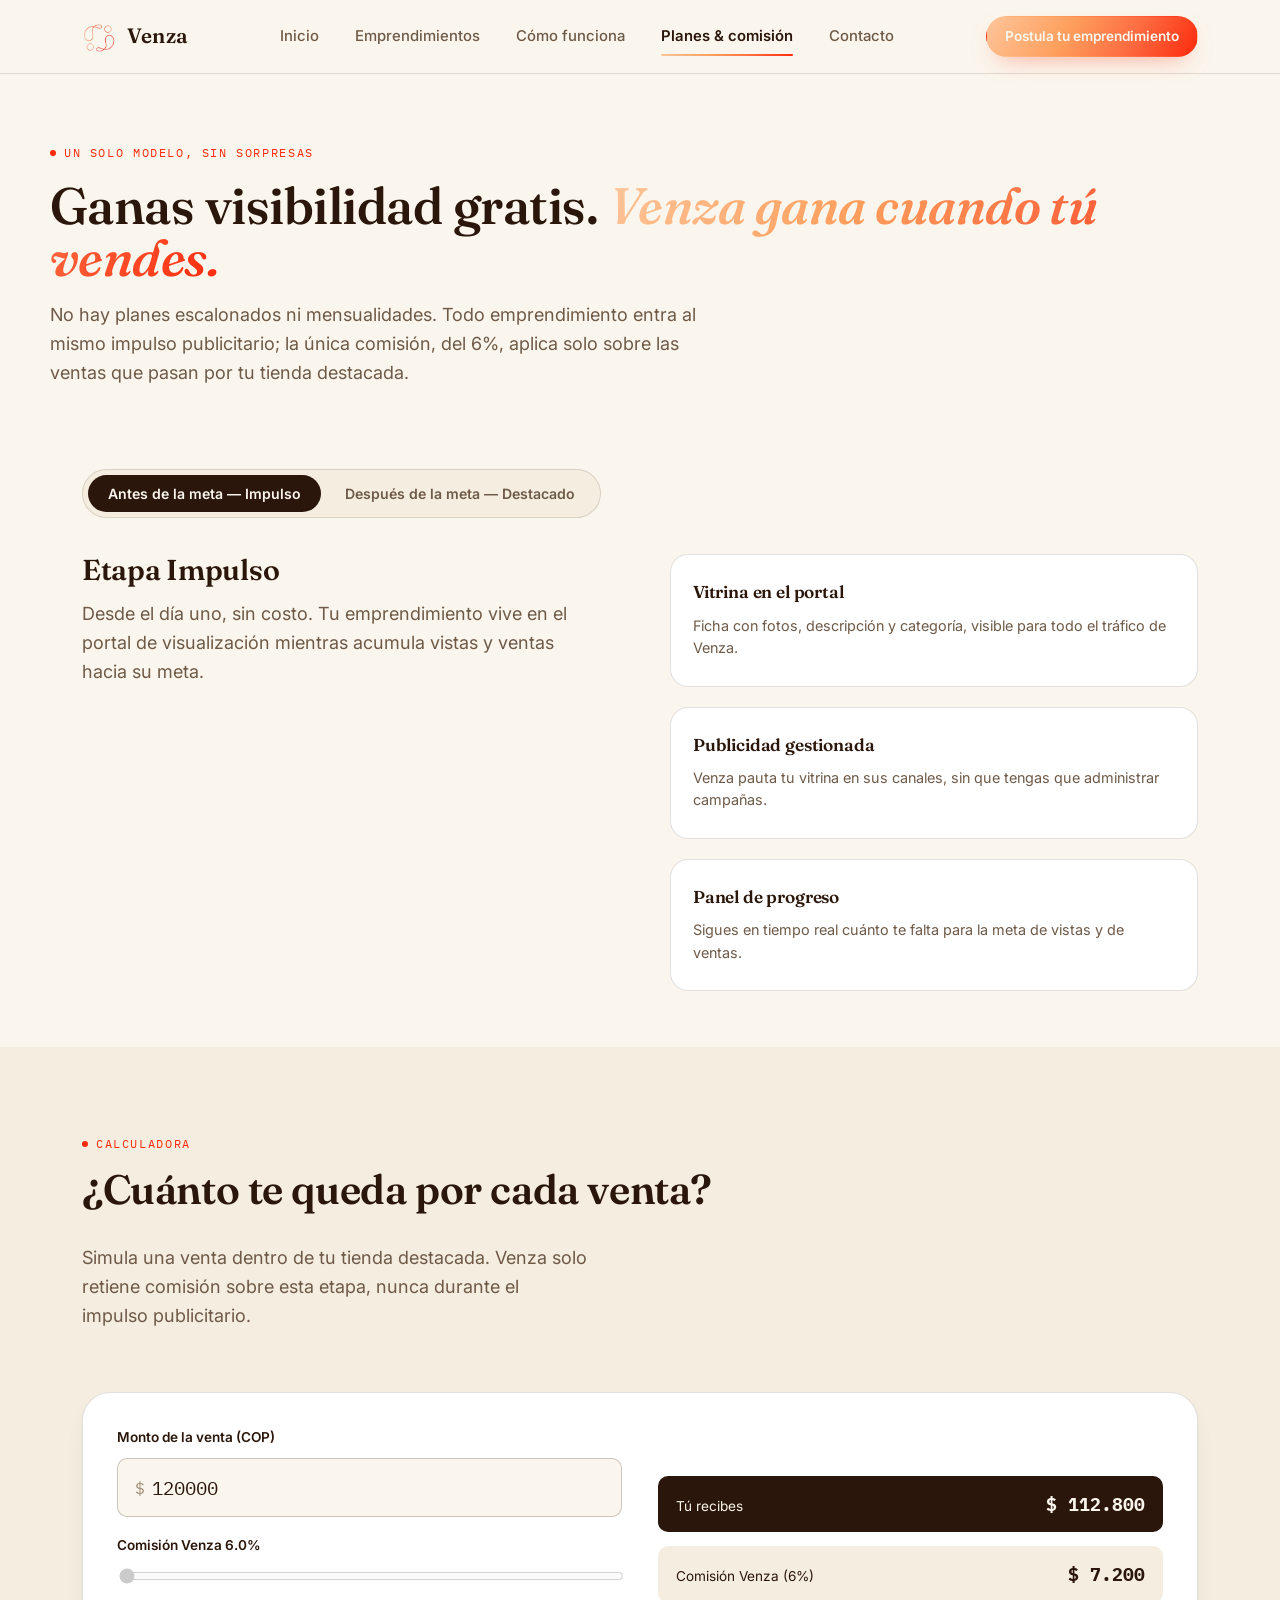
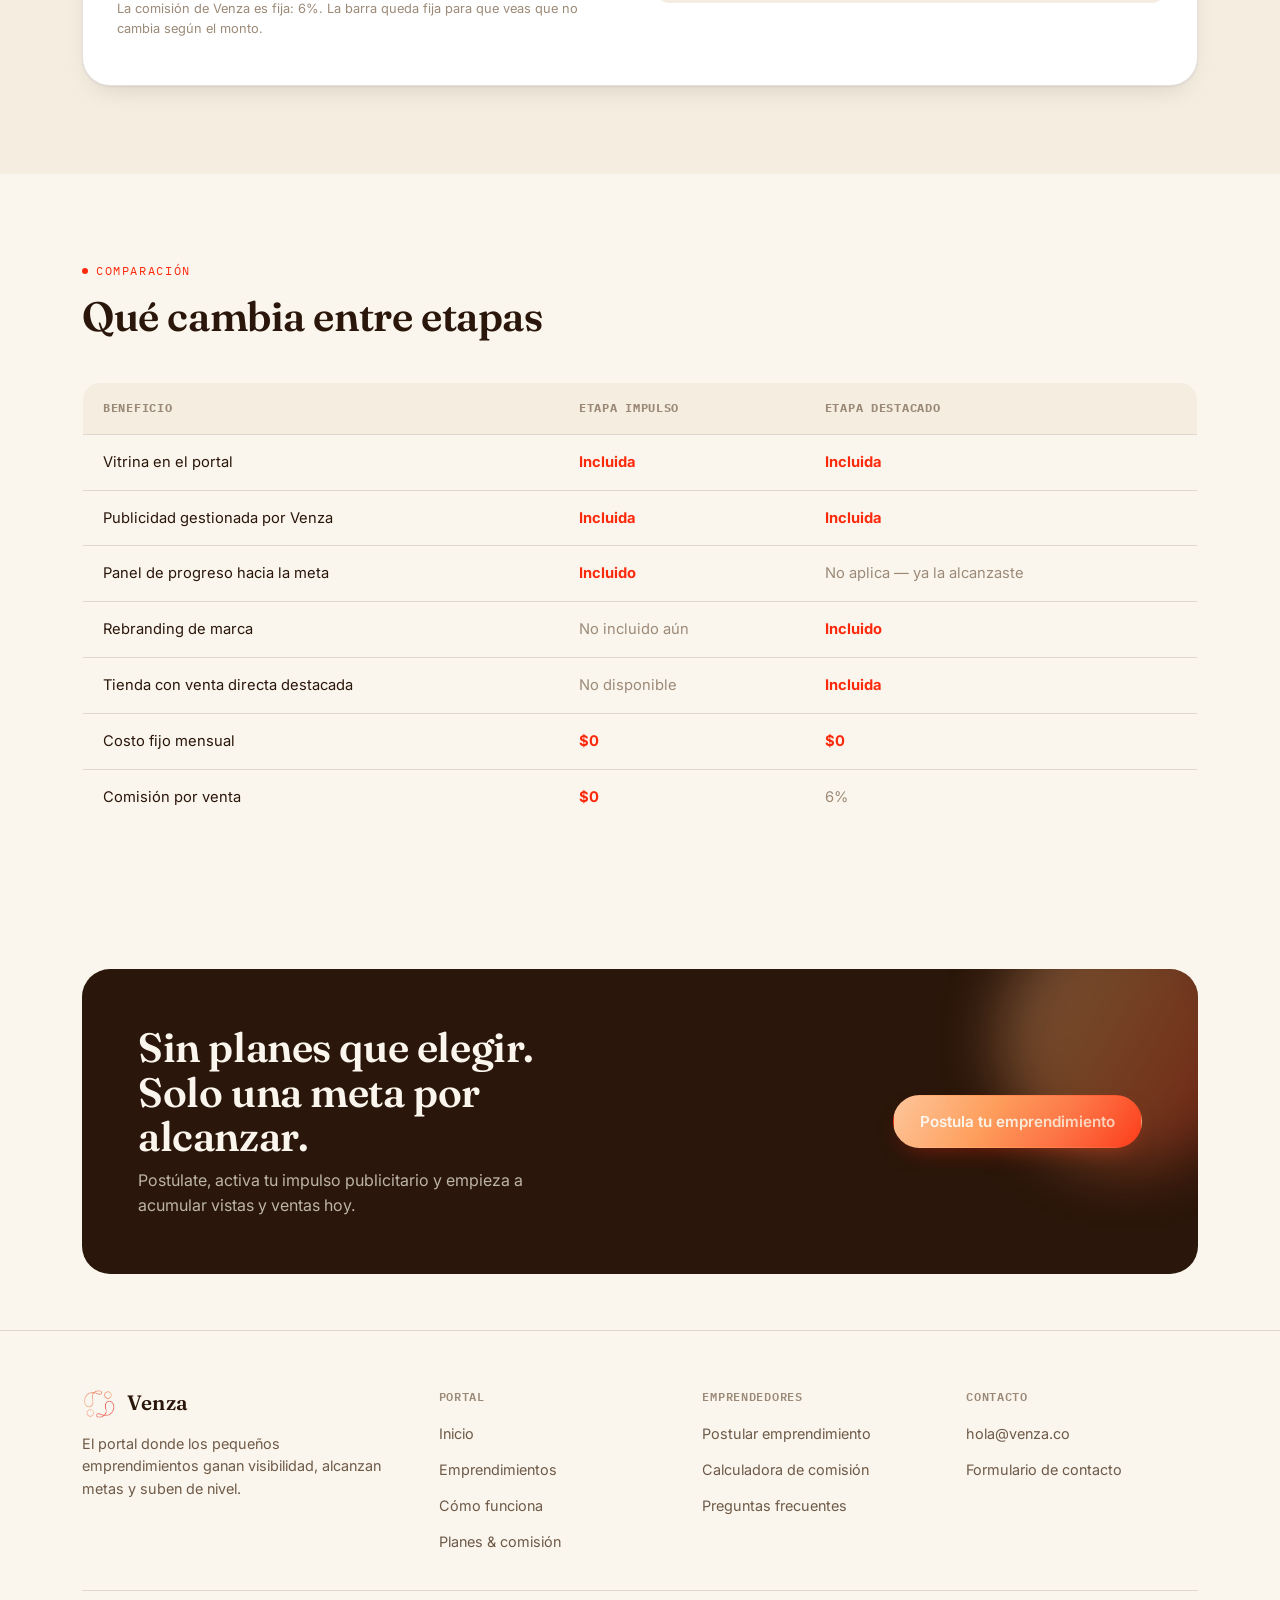
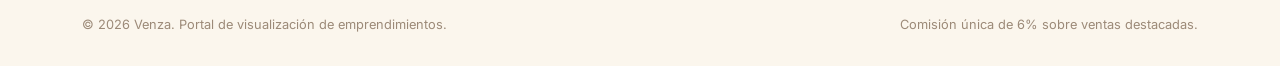
<file: planes.html>
<!DOCTYPE html>
<html lang="es">
<head>
<meta charset="UTF-8">
<meta name="viewport" content="width=device-width, initial-scale=1.0">
<title>Planes &amp; comisión — Venza</title>
<meta name="description" content="Un solo modelo: impulso publicitario gratuito y 6% de comisión únicamente sobre las ventas destacadas.">
<link rel="icon" href="assets/logo-icon-raw.png">
<link rel="preconnect" href="https://fonts.googleapis.com">
<link href="https://fonts.googleapis.com/css2?family=Fraunces:ital,opsz,wght@0,9..144,300..900;1,9..144,300..900&family=Inter:wght@400;500;600;700;800&family=IBM+Plex+Mono:wght@400;500;600&display=swap" rel="stylesheet">
<link rel="stylesheet" href="css/styles.css">
</head>
<body>

<header class="site-header">
  <nav class="nav">
    <a href="index.html" class="brand">
      <img src="assets/logo-icon-raw.png" alt="Venza">
      <span>Venza</span>
    </a>
    <div class="nav-links">
      <a href="index.html">Inicio</a>
      <a href="emprendimientos.html">Emprendimientos</a>
      <a href="como-funciona.html">Cómo funciona</a>
      <a href="planes.html" class="active">Planes &amp; comisión</a>
      <a href="contacto.html">Contacto</a>
    </div>
    <div class="nav-actions">
      <a href="contacto.html" class="btn btn-grad btn-sm">Postula tu emprendimiento</a>
    </div>
    <button class="nav-toggle" aria-label="Abrir menú" aria-expanded="false"><span></span></button>
  </nav>
  <div class="mobile-panel">
    <a href="index.html">Inicio</a>
    <a href="emprendimientos.html">Emprendimientos</a>
    <a href="como-funciona.html">Cómo funciona</a>
    <a href="planes.html" class="active">Planes &amp; comisión</a>
    <a href="contacto.html">Contacto</a>
    <a href="contacto.html" class="btn btn-grad btn-block">Postula tu emprendimiento</a>
  </div>
</header>

<main>

  <div class="wrap page-header">
    <span class="eyebrow">Un solo modelo, sin sorpresas</span>
    <h1 style="font-size:clamp(2.2rem,4vw,3.2rem);">Ganas visibilidad gratis. <em class="grad-text">Venza gana cuando tú vendes.</em></h1>
    <p class="lede">No hay planes escalonados ni mensualidades. Todo emprendimiento entra al mismo impulso publicitario; la única comisión, del 6%, aplica solo sobre las ventas que pasan por tu tienda destacada.</p>
  </div>

  <section class="tight">
    <div class="wrap">
      <div class="tabbar" data-tabgroup="plan">
        <button class="tabbtn active" data-tab="impulso">Antes de la meta — Impulso</button>
        <button class="tabbtn" data-tab="destacado">Después de la meta — Destacado</button>
      </div>

      <div class="tabpanel active" data-tabgroup="plan" data-tab="impulso">
        <div class="two-col">
          <div>
            <h2 style="font-size:1.8rem;">Etapa Impulso</h2>
            <p class="lede" style="margin-top:14px;">Desde el día uno, sin costo. Tu emprendimiento vive en el portal de visualización mientras acumula vistas y ventas hacia su meta.</p>
          </div>
          <ul class="stack-gap-lg">
            <li class="step-card"><h3>Vitrina en el portal</h3><p>Ficha con fotos, descripción y categoría, visible para todo el tráfico de Venza.</p></li>
            <li class="step-card"><h3>Publicidad gestionada</h3><p>Venza pauta tu vitrina en sus canales, sin que tengas que administrar campañas.</p></li>
            <li class="step-card"><h3>Panel de progreso</h3><p>Sigues en tiempo real cuánto te falta para la meta de vistas y de ventas.</p></li>
          </ul>
        </div>
      </div>

      <div class="tabpanel" data-tabgroup="plan" data-tab="destacado">
        <div class="two-col">
          <div>
            <h2 style="font-size:1.8rem;">Etapa Destacado</h2>
            <p class="lede" style="margin-top:14px;">Al cruzar la meta, tu emprendimiento sube de nivel dentro del portal y empieza a vender directamente en Venza.</p>
          </div>
          <ul class="stack-gap-lg">
            <li class="step-card"><h3>Rebranding incluido</h3><p>Nueva identidad visual pensada para tu espacio destacado.</p></li>
            <li class="step-card"><h3>Tienda destacada</h3><p>Espacio prioritario de venta dentro de la página, con checkout propio de Venza.</p></li>
            <li class="step-card"><h3>6% de comisión</h3><p>Solo se descuenta sobre lo que efectivamente se vende ahí. Nada más.</p></li>
          </ul>
        </div>
      </div>
    </div>
  </section>

  <section class="bg-tint">
    <div class="wrap">
      <div class="section-head">
        <span class="eyebrow">Calculadora</span>
        <h2>¿Cuánto te queda por cada venta?</h2>
        <p class="lede">Simula una venta dentro de tu tienda destacada. Venza solo retiene comisión sobre esta etapa, nunca durante el impulso publicitario.</p>
      </div>

      <div class="calc">
        <div class="calc-field">
          <label for="calc-amount">Monto de la venta (COP)</label>
          <div class="calc-input-wrap">
            <span>$</span>
            <input type="number" id="calc-amount" value="120000" min="0" step="1000">
          </div>
          <div class="calc-range">
            <label for="calc-rate">Comisión Venza <span id="calc-rate-out">6.0%</span></label>
            <input type="range" id="calc-rate" min="6" max="6" step="0.1" value="6" disabled>
            <p class="small-print" style="margin-top:8px;">La comisión de Venza es fija: 6%. La barra queda fija para que veas que no cambia según el monto.</p>
          </div>
        </div>
        <div class="calc-results">
          <div class="calc-result-row highlight">
            <span>Tú recibes</span>
            <b id="calc-out-tuyo">$0</b>
          </div>
          <div class="calc-result-row">
            <span>Comisión Venza (6%)</span>
            <b id="calc-out-venza">$0</b>
          </div>
        </div>
      </div>
    </div>
  </section>

  <section>
    <div class="wrap">
      <div class="section-head">
        <span class="eyebrow">Comparación</span>
        <h2>Qué cambia entre etapas</h2>
      </div>
      <table class="table-compare">
        <thead>
          <tr><th>Beneficio</th><th>Etapa Impulso</th><th>Etapa Destacado</th></tr>
        </thead>
        <tbody>
          <tr><td>Vitrina en el portal</td><td class="yes">Incluida</td><td class="yes">Incluida</td></tr>
          <tr><td>Publicidad gestionada por Venza</td><td class="yes">Incluida</td><td class="yes">Incluida</td></tr>
          <tr><td>Panel de progreso hacia la meta</td><td class="yes">Incluido</td><td class="no">No aplica — ya la alcanzaste</td></tr>
          <tr><td>Rebranding de marca</td><td class="no">No incluido aún</td><td class="yes">Incluido</td></tr>
          <tr><td>Tienda con venta directa destacada</td><td class="no">No disponible</td><td class="yes">Incluida</td></tr>
          <tr><td>Costo fijo mensual</td><td class="yes">$0</td><td class="yes">$0</td></tr>
          <tr><td>Comisión por venta</td><td class="yes">$0</td><td class="no">6%</td></tr>
        </tbody>
      </table>
    </div>
  </section>

  <section class="tight">
    <div class="wrap">
      <div class="cta-banner">
        <div>
          <h2>Sin planes que elegir. Solo una meta por alcanzar.</h2>
          <p>Postúlate, activa tu impulso publicitario y empieza a acumular vistas y ventas hoy.</p>
        </div>
        <a href="contacto.html" class="btn btn-grad">Postula tu emprendimiento</a>
      </div>
    </div>
  </section>

</main>

<footer class="site-footer">
  <div class="wrap">
    <div class="footer-grid">
      <div class="footer-brand">
        <div class="brand"><img src="assets/logo-icon-raw.png" alt="Venza"><span>Venza</span></div>
        <p>El portal donde los pequeños emprendimientos ganan visibilidad, alcanzan metas y suben de nivel.</p>
      </div>
      <div>
        <h4>Portal</h4>
        <ul>
          <li><a href="index.html">Inicio</a></li>
          <li><a href="emprendimientos.html">Emprendimientos</a></li>
          <li><a href="como-funciona.html">Cómo funciona</a></li>
          <li><a href="planes.html">Planes &amp; comisión</a></li>
        </ul>
      </div>
      <div>
        <h4>Emprendedores</h4>
        <ul>
          <li><a href="contacto.html">Postular emprendimiento</a></li>
          <li><a href="planes.html">Calculadora de comisión</a></li>
          <li><a href="como-funciona.html#faq">Preguntas frecuentes</a></li>
        </ul>
      </div>
      <div>
        <h4>Contacto</h4>
        <ul>
          <li><a href="mailto:hola@venza.co">hola@venza.co</a></li>
          <li><a href="contacto.html">Formulario de contacto</a></li>
        </ul>
      </div>
    </div>
    <div class="footer-bottom">
      <span>© 2026 Venza. Portal de visualización de emprendimientos.</span>
      <span>Comisión única de 6% sobre ventas destacadas.</span>
    </div>
  </div>
</footer>

<script src="js/main.js"></script>
</body>
</html>
</file>
<file: css/styles.css>
/* ============================================================
   VENZA — design tokens
   ============================================================ */
:root{
  --cream: #FBF6ED;
  --cream-2: #F4EDE0;
  --ink: #2A160A;
  --ink-soft: #6E5A48;
  --ink-faint: #9C8A78;
  --line: rgba(42,22,10,0.13);
  --line-strong: rgba(42,22,10,0.22);

  --peach: #FEC59A;
  --orange: #FE9F5D;
  --coral: #FD6C41;
  --red: #FC2A0D;

  --grad-warm: linear-gradient(120deg, var(--peach) 0%, var(--orange) 38%, var(--coral) 68%, var(--red) 100%);
  --grad-soft: linear-gradient(120deg, var(--peach) 0%, var(--orange) 100%);

  --shadow-card: 0 1px 2px rgba(42,22,10,0.06), 0 12px 28px -14px rgba(42,22,10,0.18);
  --shadow-pop: 0 20px 50px -18px rgba(42,22,10,0.35);

  --radius-s: 10px;
  --radius-m: 18px;
  --radius-l: 28px;

  --font-display: 'Fraunces', serif;
  --font-body: 'Inter', sans-serif;
  --font-mono: 'IBM Plex Mono', monospace;
}

*, *::before, *::after{ box-sizing:border-box; }
html{ scroll-behavior:smooth; }
body{
  margin:0;
  background:var(--cream);
  color:var(--ink);
  font-family:var(--font-body);
  font-size:16px;
  line-height:1.55;
  -webkit-font-smoothing:antialiased;
}
img{ max-width:100%; display:block; }
a{ color:inherit; text-decoration:none; }
ul{ margin:0; padding:0; list-style:none; }
button{ font-family:inherit; cursor:pointer; }
input, select, textarea{ font-family:inherit; font-size:1rem; }

@media (prefers-reduced-motion: reduce){
  *{ animation-duration:0.001ms !important; animation-iteration-count:1 !important; transition-duration:0.001ms !important; scroll-behavior:auto !important; }
}

:focus-visible{
  outline:2.5px solid var(--red);
  outline-offset:3px;
  border-radius:4px;
}

.wrap{
  max-width:1180px;
  margin:0 auto;
  padding:0 32px;
}

.eyebrow{
  font-family:var(--font-mono);
  font-size:0.72rem;
  letter-spacing:0.14em;
  text-transform:uppercase;
  color:var(--red);
  display:inline-flex;
  align-items:center;
  gap:8px;
}
.eyebrow::before{
  content:"";
  width:6px; height:6px; border-radius:50%;
  background:var(--red);
  display:inline-block;
}

h1,h2,h3,h4{
  font-family:var(--font-display);
  font-weight:600;
  color:var(--ink);
  margin:0;
  letter-spacing:-0.01em;
}
h1{ font-size:clamp(2.6rem, 5.2vw, 4.6rem); line-height:1.02; font-weight:560; }
h2{ font-size:clamp(1.9rem, 3.2vw, 2.75rem); line-height:1.08; }
h3{ font-size:1.35rem; line-height:1.25; }
em, .accent-italic{ font-style:italic; font-weight:560; }

.grad-text{
  background:var(--grad-warm);
  -webkit-background-clip:text;
  background-clip:text;
  color:transparent;
}

.lede{
  font-size:1.13rem;
  color:var(--ink-soft);
  max-width:46ch;
  line-height:1.6;
}

.section-head{
  display:flex;
  flex-direction:column;
  gap:14px;
  margin-bottom:44px;
}
.section-head .squiggle{ width:64px; height:20px; }

/* ---------- buttons ---------- */
.btn{
  display:inline-flex;
  align-items:center;
  justify-content:center;
  gap:8px;
  padding:14px 26px;
  border-radius:999px;
  font-family:var(--font-body);
  font-weight:600;
  font-size:0.95rem;
  border:1.5px solid transparent;
  transition:transform 0.18s ease, box-shadow 0.18s ease, background 0.18s ease, color .18s ease, border-color .18s ease;
  white-space:nowrap;
}
.btn:active{ transform:scale(0.97); }

.btn-primary{
  background:var(--ink);
  color:var(--cream);
}
.btn-primary:hover{
  background:var(--red);
  box-shadow:0 10px 24px -10px rgba(252,42,13,0.55);
}

.btn-grad{
  background:var(--grad-warm);
  color:var(--cream);
  box-shadow:0 10px 24px -12px rgba(252,42,13,0.5);
}
.btn-grad:hover{ transform:translateY(-2px); box-shadow:0 16px 30px -12px rgba(252,42,13,0.6); }

.btn-ghost{
  background:transparent;
  color:var(--ink);
  border-color:var(--line-strong);
}
.btn-ghost:hover{ border-color:var(--ink); background:var(--cream-2); }

.btn-sm{ padding:9px 18px; font-size:0.85rem; }
.btn-block{ width:100%; }
.btn:disabled{ opacity:0.5; cursor:not-allowed; }

/* ---------- nav ---------- */
.site-header{
  position:sticky; top:0; z-index:80;
  background:rgba(251,246,237,0.86);
  backdrop-filter:blur(10px);
  border-bottom:1px solid var(--line);
}
.nav{
  display:flex;
  align-items:center;
  justify-content:space-between;
  padding:16px 32px;
  max-width:1180px;
  margin:0 auto;
}
.brand{
  display:flex;
  align-items:center;
  gap:10px;
}
.brand img{ height:30px; width:auto; }
.brand span{
  font-family:var(--font-display);
  font-size:1.3rem;
  font-weight:600;
  letter-spacing:0.01em;
}
.nav-links{
  display:flex;
  align-items:center;
  gap:36px;
}
.nav-links a{
  font-size:0.93rem;
  font-weight:500;
  color:var(--ink-soft);
  position:relative;
  padding:4px 0;
  transition:color .15s ease;
}
.nav-links a:hover{ color:var(--ink); }
.nav-links a.active{ color:var(--ink); font-weight:600; }
.nav-links a.active::after{
  content:"";
  position:absolute; left:0; right:0; bottom:-4px;
  height:2px; border-radius:2px;
  background:var(--grad-warm);
}
.nav-actions{ display:flex; align-items:center; gap:14px; }
.nav-toggle{
  display:none;
  background:none; border:none;
  width:38px; height:38px;
  border-radius:10px;
  align-items:center; justify-content:center;
}
.nav-toggle:hover{ background:var(--cream-2); }
.nav-toggle span{
  display:block; width:20px; height:1.6px; background:var(--ink);
  position:relative;
}
.nav-toggle span::before, .nav-toggle span::after{
  content:""; position:absolute; left:0; width:20px; height:1.6px; background:var(--ink);
  transition:transform .2s ease;
}
.nav-toggle span::before{ top:-6px; }
.nav-toggle span::after{ top:6px; }
.nav-toggle.is-open span{ background:transparent; }
.nav-toggle.is-open span::before{ top:0; transform:rotate(45deg); }
.nav-toggle.is-open span::after{ top:0; transform:rotate(-45deg); }

.mobile-panel{
  display:none;
  flex-direction:column;
  gap:2px;
  padding:8px 32px 22px;
  border-top:1px solid var(--line);
}
.mobile-panel a{
  padding:12px 4px;
  font-size:1rem;
  font-weight:500;
  color:var(--ink-soft);
  border-bottom:1px solid var(--line);
}
.mobile-panel a.active{ color:var(--red); font-weight:600; }
.mobile-panel .btn{ margin-top:14px; }

body.nav-open .mobile-panel{ display:flex; }

@media (max-width: 860px){
  .nav-links{ display:none; }
  .nav-actions .btn{ display:none; }
  .nav-toggle{ display:flex; }
}

/* ---------- hero ---------- */
.hero{
  padding:76px 0 40px;
  position:relative;
  overflow:hidden;
}
.hero-grid{
  display:grid;
  grid-template-columns:1.05fr 0.95fr;
  gap:56px;
  align-items:center;
}
.hero-copy{ display:flex; flex-direction:column; gap:24px; }
.hero-copy h1{ margin-top:6px; }
.hero-actions{ display:flex; gap:14px; flex-wrap:wrap; margin-top:6px; }
.hero-note{
  display:flex; align-items:center; gap:10px;
  font-size:0.83rem; color:var(--ink-faint); font-family:var(--font-mono);
}
.hero-visual{ position:relative; }

@media (max-width: 980px){
  .hero-grid{ grid-template-columns:1fr; }
  .hero-visual{ order:-1; }
}

/* ---------- stat strip ---------- */
.stat-strip{
  border-top:1px solid var(--line);
  border-bottom:1px solid var(--line);
  padding:34px 0;
}
.stat-strip .wrap{
  display:grid;
  grid-template-columns:repeat(4, 1fr);
  gap:24px;
}
.stat{ display:flex; flex-direction:column; gap:6px; }
.stat b{
  font-family:var(--font-mono);
  font-size:clamp(1.5rem, 2.6vw, 2.1rem);
  font-weight:600;
  background:var(--grad-warm);
  -webkit-background-clip:text; background-clip:text; color:transparent;
}
.stat span{ font-size:0.85rem; color:var(--ink-soft); }
@media (max-width:760px){ .stat-strip .wrap{ grid-template-columns:repeat(2,1fr); row-gap:28px; } }

/* ---------- sections ---------- */
section{ padding:88px 0; }
section.tight{ padding:56px 0; }
.bg-tint{ background:var(--cream-2); }

/* ---------- cards: emprendimientos ---------- */
.card-grid{
  display:grid;
  grid-template-columns:repeat(3, 1fr);
  gap:26px;
}
@media (max-width:980px){ .card-grid{ grid-template-columns:repeat(2,1fr); } }
@media (max-width:640px){ .card-grid{ grid-template-columns:1fr; } }

.venture-card{
  background:#fff;
  border:1px solid var(--line);
  border-radius:var(--radius-m);
  overflow:hidden;
  display:flex; flex-direction:column;
  box-shadow:var(--shadow-card);
  transition:transform .22s ease, box-shadow .22s ease;
}
.venture-card:hover{ transform:translateY(-4px); box-shadow:var(--shadow-pop); }
.venture-thumb{
  height:150px;
  position:relative;
  display:flex; align-items:flex-end; justify-content:flex-start;
  padding:14px;
}
.venture-thumb .tag{
  background:rgba(255,255,255,0.88);
  color:var(--ink);
  font-size:0.72rem; font-weight:700;
  letter-spacing:0.03em;
  padding:5px 11px;
  border-radius:999px;
  text-transform:uppercase;
}
.venture-badge{
  position:absolute; top:12px; right:12px;
  background:var(--ink); color:var(--cream);
  font-size:0.68rem; font-weight:700; letter-spacing:0.04em;
  padding:5px 10px; border-radius:999px;
  display:flex; align-items:center; gap:5px;
  text-transform:uppercase;
}
.venture-badge::before{ content:"★"; font-size:0.7rem; }
.venture-body{ padding:20px 20px 22px; display:flex; flex-direction:column; gap:14px; flex:1; }
.venture-body h3{ font-size:1.18rem; }
.venture-body p{ margin:0; color:var(--ink-soft); font-size:0.9rem; }
.venture-meta{
  display:flex; justify-content:space-between;
  font-family:var(--font-mono); font-size:0.76rem; color:var(--ink-faint);
}
.progress{
  height:7px; border-radius:999px; background:var(--cream-2);
  overflow:hidden; border:1px solid var(--line);
}
.progress > i{
  display:block; height:100%; border-radius:999px;
  background:var(--grad-warm);
}
.progress-row{ display:flex; flex-direction:column; gap:6px; }
.progress-label{ display:flex; justify-content:space-between; font-size:0.78rem; color:var(--ink-soft); }
.progress-label b{ color:var(--ink); font-family:var(--font-mono); }
.venture-foot{ display:flex; gap:10px; margin-top:4px; }

/* filter pills */
.filter-bar{
  display:flex; flex-wrap:wrap; gap:10px;
  align-items:center;
  margin-bottom:34px;
}
.pill{
  padding:9px 18px;
  border-radius:999px;
  border:1.5px solid var(--line-strong);
  background:#fff;
  font-size:0.85rem; font-weight:600;
  color:var(--ink-soft);
  transition:all .15s ease;
}
.pill:hover{ border-color:var(--ink); color:var(--ink); }
.pill.active{
  background:var(--ink); border-color:var(--ink); color:var(--cream);
}
.filter-divider{ width:1px; height:22px; background:var(--line-strong); margin:0 4px; }

/* ---------- steps / timeline ---------- */
.step-row{
  display:grid;
  grid-template-columns:repeat(4, 1fr);
  gap:22px;
}
@media (max-width:900px){ .step-row{ grid-template-columns:repeat(2,1fr); } }
@media (max-width:560px){ .step-row{ grid-template-columns:1fr; } }
.step-card{
  border:1px solid var(--line);
  border-radius:var(--radius-m);
  padding:26px 22px;
  background:#fff;
  display:flex; flex-direction:column; gap:12px;
}
.step-num{
  font-family:var(--font-mono);
  font-size:0.78rem; color:var(--red); font-weight:600;
}
.step-card h3{ font-size:1.08rem; }
.step-card p{ margin:0; color:var(--ink-soft); font-size:0.9rem; }

.timeline{
  display:flex; flex-direction:column; gap:0;
}
.timeline-item{
  display:grid;
  grid-template-columns:70px 1fr;
  gap:26px;
  padding-bottom:52px;
  position:relative;
}
.timeline-item:last-child{ padding-bottom:0; }
.timeline-node{
  width:52px; height:52px; border-radius:50%;
  background:var(--grad-warm);
  display:flex; align-items:center; justify-content:center;
  font-family:var(--font-mono); font-weight:700; color:#fff;
  font-size:1rem;
  position:relative; z-index:2;
}
.timeline-item::before{
  content:"";
  position:absolute; left:25px; top:52px; bottom:-4px; width:2px;
  background:repeating-linear-gradient(to bottom, var(--line-strong) 0 6px, transparent 6px 12px);
}
.timeline-item:last-child::before{ display:none; }
.timeline-content h3{ margin-bottom:8px; }
.timeline-content p{ margin:0 0 10px; color:var(--ink-soft); max-width:56ch; }
.timeline-content .chip-row{ display:flex; gap:8px; flex-wrap:wrap; }
.chip{
  font-family:var(--font-mono); font-size:0.72rem;
  border:1px solid var(--line-strong); border-radius:999px;
  padding:5px 12px; color:var(--ink-soft);
}

/* ---------- testimonial ---------- */
.quote-grid{ display:grid; grid-template-columns:repeat(3,1fr); gap:22px; }
@media (max-width:900px){ .quote-grid{ grid-template-columns:1fr; } }
.quote-card{
  border:1px solid var(--line); border-radius:var(--radius-m);
  padding:26px; background:#fff; display:flex; flex-direction:column; gap:16px;
}
.quote-mark{ font-family:var(--font-display); font-size:2.4rem; color:var(--coral); line-height:0.5; }
.quote-card p{ margin:0; color:var(--ink); font-size:0.98rem; }
.quote-who{ display:flex; align-items:center; gap:12px; margin-top:auto; }
.quote-avatar{
  width:38px; height:38px; border-radius:50%;
  background:var(--grad-soft);
}
.quote-who b{ display:block; font-size:0.88rem; }
.quote-who span{ display:block; font-size:0.78rem; color:var(--ink-soft); }

/* ---------- CTA banner ---------- */
.cta-banner{
  border-radius:var(--radius-l);
  background:var(--ink);
  color:var(--cream);
  padding:56px;
  display:flex; align-items:center; justify-content:space-between; gap:32px;
  position:relative; overflow:hidden;
}
.cta-banner h2{ color:var(--cream); max-width:16ch; }
.cta-banner p{ color:rgba(251,246,237,0.7); margin:10px 0 0; max-width:42ch; }
.cta-banner::after{
  content:"";
  position:absolute; right:-60px; top:-60px; width:260px; height:260px;
  border-radius:50%; background:var(--grad-warm); opacity:0.35; filter:blur(30px);
}
@media (max-width:760px){ .cta-banner{ flex-direction:column; align-items:flex-start; padding:36px 26px; } }

/* ---------- accordion ---------- */
.accordion{ border-top:1px solid var(--line); }
.acc-item{ border-bottom:1px solid var(--line); }
.acc-trigger{
  width:100%; background:none; border:none; text-align:left;
  display:flex; align-items:center; justify-content:space-between; gap:20px;
  padding:22px 4px; font-family:var(--font-display); font-size:1.08rem; color:var(--ink);
}
.acc-trigger .plus{
  width:26px; height:26px; border-radius:50%; border:1.5px solid var(--line-strong);
  flex:none; position:relative; transition:transform .25s ease, border-color .2s ease;
}
.acc-trigger .plus::before, .acc-trigger .plus::after{
  content:""; position:absolute; background:var(--ink); top:50%; left:50%;
}
.acc-trigger .plus::before{ width:10px; height:1.4px; transform:translate(-50%,-50%); }
.acc-trigger .plus::after{ width:1.4px; height:10px; transform:translate(-50%,-50%); transition:opacity .2s ease; }
.acc-item.open .acc-trigger .plus{ transform:rotate(180deg); border-color:var(--red); }
.acc-item.open .acc-trigger .plus::after{ opacity:0; }
.acc-panel{
  max-height:0; overflow:hidden; transition:max-height .28s ease;
}
.acc-panel-inner{ padding:0 4px 22px; color:var(--ink-soft); max-width:64ch; }

/* ---------- tabs ---------- */
.tabbar{
  display:inline-flex; padding:5px; gap:4px;
  background:var(--cream-2); border-radius:999px; border:1px solid var(--line);
  margin-bottom:36px;
}
.tabbtn{
  padding:10px 20px; border-radius:999px; border:none; background:none;
  font-weight:600; font-size:0.88rem; color:var(--ink-soft);
}
.tabbtn.active{ background:var(--ink); color:var(--cream); }
.tabpanel{ display:none; }
.tabpanel.active{ display:block; animation:fadein .3s ease; }
@keyframes fadein{ from{ opacity:0; transform:translateY(6px); } to{ opacity:1; transform:none; } }

/* ---------- table ---------- */
.table-compare{
  width:100%; border-collapse:collapse;
  border:1px solid var(--line); border-radius:var(--radius-m); overflow:hidden;
}
.table-compare th, .table-compare td{
  padding:16px 20px; text-align:left; border-bottom:1px solid var(--line); font-size:0.92rem;
}
.table-compare thead th{
  font-family:var(--font-mono); font-size:0.74rem; text-transform:uppercase; letter-spacing:0.06em;
  color:var(--ink-faint); background:var(--cream-2);
}
.table-compare tbody tr:last-child td{ border-bottom:none; }
.table-compare td.yes{ color:var(--red); font-weight:700; }
.table-compare td.no{ color:var(--ink-faint); }

/* ---------- calculator ---------- */
.calc{
  border:1px solid var(--line); border-radius:var(--radius-l);
  background:#fff; padding:34px; display:grid;
  grid-template-columns:1fr 1fr; gap:36px; align-items:center;
  box-shadow:var(--shadow-card);
}
@media (max-width:760px){ .calc{ grid-template-columns:1fr; } }
.calc-field label{ display:block; font-size:0.85rem; font-weight:600; margin-bottom:10px; }
.calc-input-wrap{ position:relative; }
.calc-input-wrap span{
  position:absolute; left:18px; top:50%; transform:translateY(-50%);
  font-family:var(--font-mono); color:var(--ink-faint);
}
.calc input[type=number]{
  width:100%; padding:16px 16px 16px 34px;
  border-radius:var(--radius-s); border:1.5px solid var(--line-strong);
  font-family:var(--font-mono); font-size:1.2rem; color:var(--ink);
  background:var(--cream);
}
.calc input[type=number]:focus{ border-color:var(--red); outline:none; }
.calc-range{ margin-top:18px; }
.calc-range input[type=range]{ width:100%; accent-color:var(--red); }
.calc-results{ display:flex; flex-direction:column; gap:14px; }
.calc-result-row{
  display:flex; justify-content:space-between; align-items:baseline;
  padding:14px 18px; border-radius:var(--radius-s); background:var(--cream-2);
}
.calc-result-row.highlight{ background:var(--ink); color:var(--cream); }
.calc-result-row span{ font-size:0.85rem; }
.calc-result-row b{ font-family:var(--font-mono); font-size:1.15rem; }

/* ---------- forms ---------- */
.form-grid{ display:grid; grid-template-columns:1fr 1fr; gap:20px; }
.field{ display:flex; flex-direction:column; gap:8px; }
.field.full{ grid-column:1/-1; }
.field label{ font-size:0.85rem; font-weight:600; }
.field .hint{ font-size:0.76rem; color:var(--ink-faint); font-weight:400; }
.field input, .field select, .field textarea{
  padding:13px 16px; border-radius:var(--radius-s);
  border:1.5px solid var(--line-strong); background:#fff; color:var(--ink);
}
.field input:focus, .field select:focus, .field textarea:focus{ border-color:var(--red); outline:none; }
.field textarea{ resize:vertical; min-height:110px; }
.field.error input, .field.error select, .field.error textarea{ border-color:var(--red); background:#FFF3EF; }
.field-error{ font-size:0.78rem; color:var(--red); display:none; }
.field.error .field-error{ display:block; }
.checkline{ display:flex; align-items:flex-start; gap:10px; font-size:0.85rem; color:var(--ink-soft); }
.checkline input{ margin-top:3px; }

.success-panel{
  display:none;
  border:1px solid var(--line); border-radius:var(--radius-l);
  padding:48px; text-align:center; background:#fff;
}
.success-panel.show{ display:block; animation:fadein .35s ease; }
.success-icon{
  width:60px; height:60px; border-radius:50%; margin:0 auto 20px;
  background:var(--grad-warm); display:flex; align-items:center; justify-content:center;
  color:#fff; font-size:1.6rem; font-weight:700;
}

/* ---------- footer ---------- */
.site-footer{
  border-top:1px solid var(--line);
  padding:56px 0 32px;
}
.footer-grid{
  display:grid; grid-template-columns:1.4fr 1fr 1fr 1fr; gap:32px;
  padding-bottom:36px;
}
@media (max-width:760px){ .footer-grid{ grid-template-columns:1fr 1fr; } }
.footer-grid h4{ font-family:var(--font-mono); font-size:0.75rem; letter-spacing:0.06em; text-transform:uppercase; color:var(--ink-faint); margin-bottom:16px; font-weight:600; }
.footer-grid ul{ display:flex; flex-direction:column; gap:11px; }
.footer-grid a{ font-size:0.9rem; color:var(--ink-soft); }
.footer-grid a:hover{ color:var(--ink); }
.footer-brand p{ color:var(--ink-soft); font-size:0.9rem; max-width:34ch; margin:14px 0 0; }
.footer-bottom{
  border-top:1px solid var(--line); padding-top:24px;
  display:flex; justify-content:space-between; align-items:center; flex-wrap:wrap; gap:12px;
  font-size:0.8rem; color:var(--ink-faint);
}

/* ---------- modal ---------- */
.modal-overlay{
  position:fixed; inset:0; background:rgba(42,22,10,0.55);
  display:none; align-items:center; justify-content:center; padding:24px; z-index:200;
}
.modal-overlay.show{ display:flex; }
.modal{
  background:var(--cream); border-radius:var(--radius-l); max-width:520px; width:100%;
  padding:0; overflow:hidden; box-shadow:var(--shadow-pop);
  max-height:88vh; overflow-y:auto;
}
.modal-thumb{ height:140px; position:relative; }
.modal-close{
  position:absolute; top:14px; right:14px; width:34px; height:34px; border-radius:50%;
  background:rgba(255,255,255,0.9); border:none; font-size:1.1rem; color:var(--ink);
  display:flex; align-items:center; justify-content:center;
}
.modal-body{ padding:26px 28px 30px; display:flex; flex-direction:column; gap:16px; }
.modal-body h3{ font-size:1.4rem; }
.modal-body p{ margin:0; color:var(--ink-soft); }

/* ---------- hero path card (mini timeline) ---------- */
.path-card{
  position:relative;
  border:1px solid var(--line);
  border-radius:var(--radius-l);
  background:#fff;
  padding:30px 28px 22px;
  box-shadow:var(--shadow-card);
  overflow:hidden;
}
.path-card .ambient-icon{
  position:absolute; top:-30px; right:-36px; width:180px; opacity:0.10;
  transform:rotate(8deg); pointer-events:none;
}
.path-card-head{
  display:flex; align-items:center; justify-content:space-between;
  margin-bottom:20px; position:relative; z-index:1;
}
.path-card-head span{ font-family:var(--font-mono); font-size:0.74rem; color:var(--ink-faint); }
.path-card-head h4{ font-family:var(--font-display); font-size:1.05rem; }
.mini-timeline{ position:relative; z-index:1; }
.mini-timeline .timeline-item{ grid-template-columns:44px 1fr; gap:16px; padding-bottom:26px; }
.mini-timeline .timeline-node{ width:36px; height:36px; font-size:0.78rem; }
.mini-timeline .timeline-item::before{ left:17px; top:36px; }
.mini-timeline h5{ font-family:var(--font-body); font-weight:700; font-size:0.92rem; margin:0 0 3px; }
.mini-timeline p{ margin:0; font-size:0.82rem; color:var(--ink-soft); }

/* ---------- squiggle ---------- */
.squiggle{ display:block; }

/* ---------- misc ---------- */
.divider{ height:1px; background:var(--line); border:none; margin:0; }
.tag-row{ display:flex; gap:8px; flex-wrap:wrap; }
.small-print{ font-size:0.8rem; color:var(--ink-faint); }
.center{ text-align:center; }
.mx-auto{ margin-left:auto; margin-right:auto; }
.stack-gap-lg{ display:flex; flex-direction:column; gap:20px; }

.page-header{ padding:64px 0 8px; }
.page-header .eyebrow{ margin-bottom:18px; }
.page-header p.lede{ margin-top:16px; max-width:60ch; }

.two-col{ display:grid; grid-template-columns:1fr 1fr; gap:60px; align-items:start; }
@media (max-width:900px){ .two-col{ grid-template-columns:1fr; gap:40px; } }

.badge-inline{
  display:inline-flex; align-items:center; gap:6px;
  font-family:var(--font-mono); font-size:0.74rem; font-weight:600;
  padding:6px 12px; border-radius:999px; border:1px solid var(--line-strong); color:var(--ink-soft);
}
</file>
